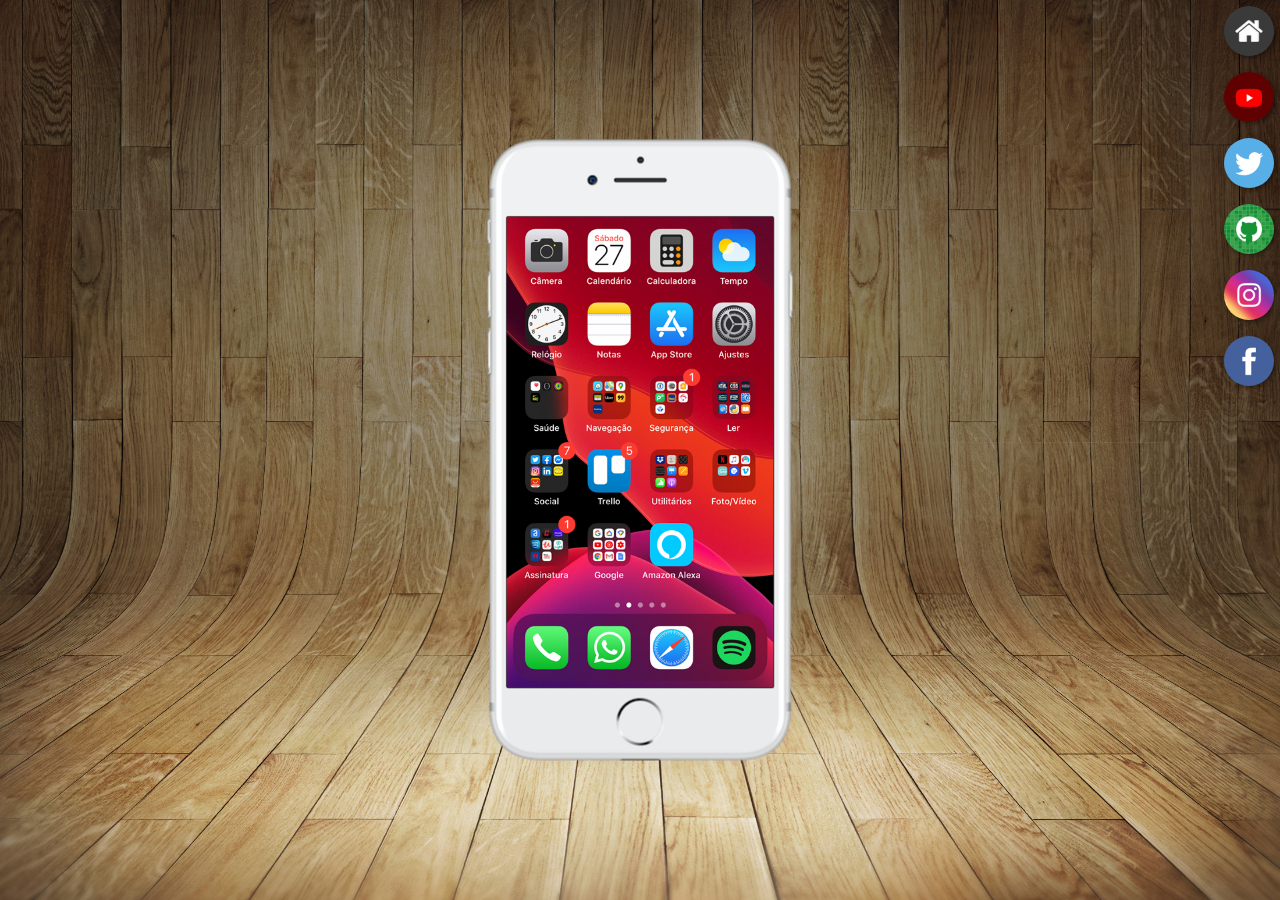
<file: index.html>
<!DOCTYPE html>
<html lang="pt-br">
<head>
    <meta charset="UTF-8">
    <meta name="viewport" content="width=device-width, initial-scale=1.0">
    <link rel="shortcut icon" href="favicon.ico" type="image/x-icon">
    <link rel="stylesheet" href="estilos/style.css">
    <title>Projeto Redes Sociais</title>
</head>
<body>
    <main>
        <section id="telefone">
            <iframe src="home.html" name="tela" id="tela" frameborder="0">
                Seu navegador não é compatível
            </iframe>

        </section>
        <section id="redes-sociais">
            <a href="home.html" target="tela"><img src="imagens/logo-home.jpg" alt="Home"></a><br>
            <a href="youtube.html" target="tela"><img src="imagens/logo-youtube.jpg" alt="YouTube"></a><br>
            <a href="twitter.html" target="tela"><img src="imagens/logo-twitter.jpg" alt="Twitter"></a><br>
            <a href="github.html" target="tela"><img src="imagens/logo-github.jpg" alt="GitHub"></a><br>
            <a href="instagram.html" target="tela"><img src="imagens/logo-instagram.jpg" alt="Instagram"></a><br>
            <a href="facebook.html" target="tela"><img src="imagens/logo-facebook.jpg" alt="Facebook"></a>

        </section>
    </main>
    
</body>
</html>
</file>
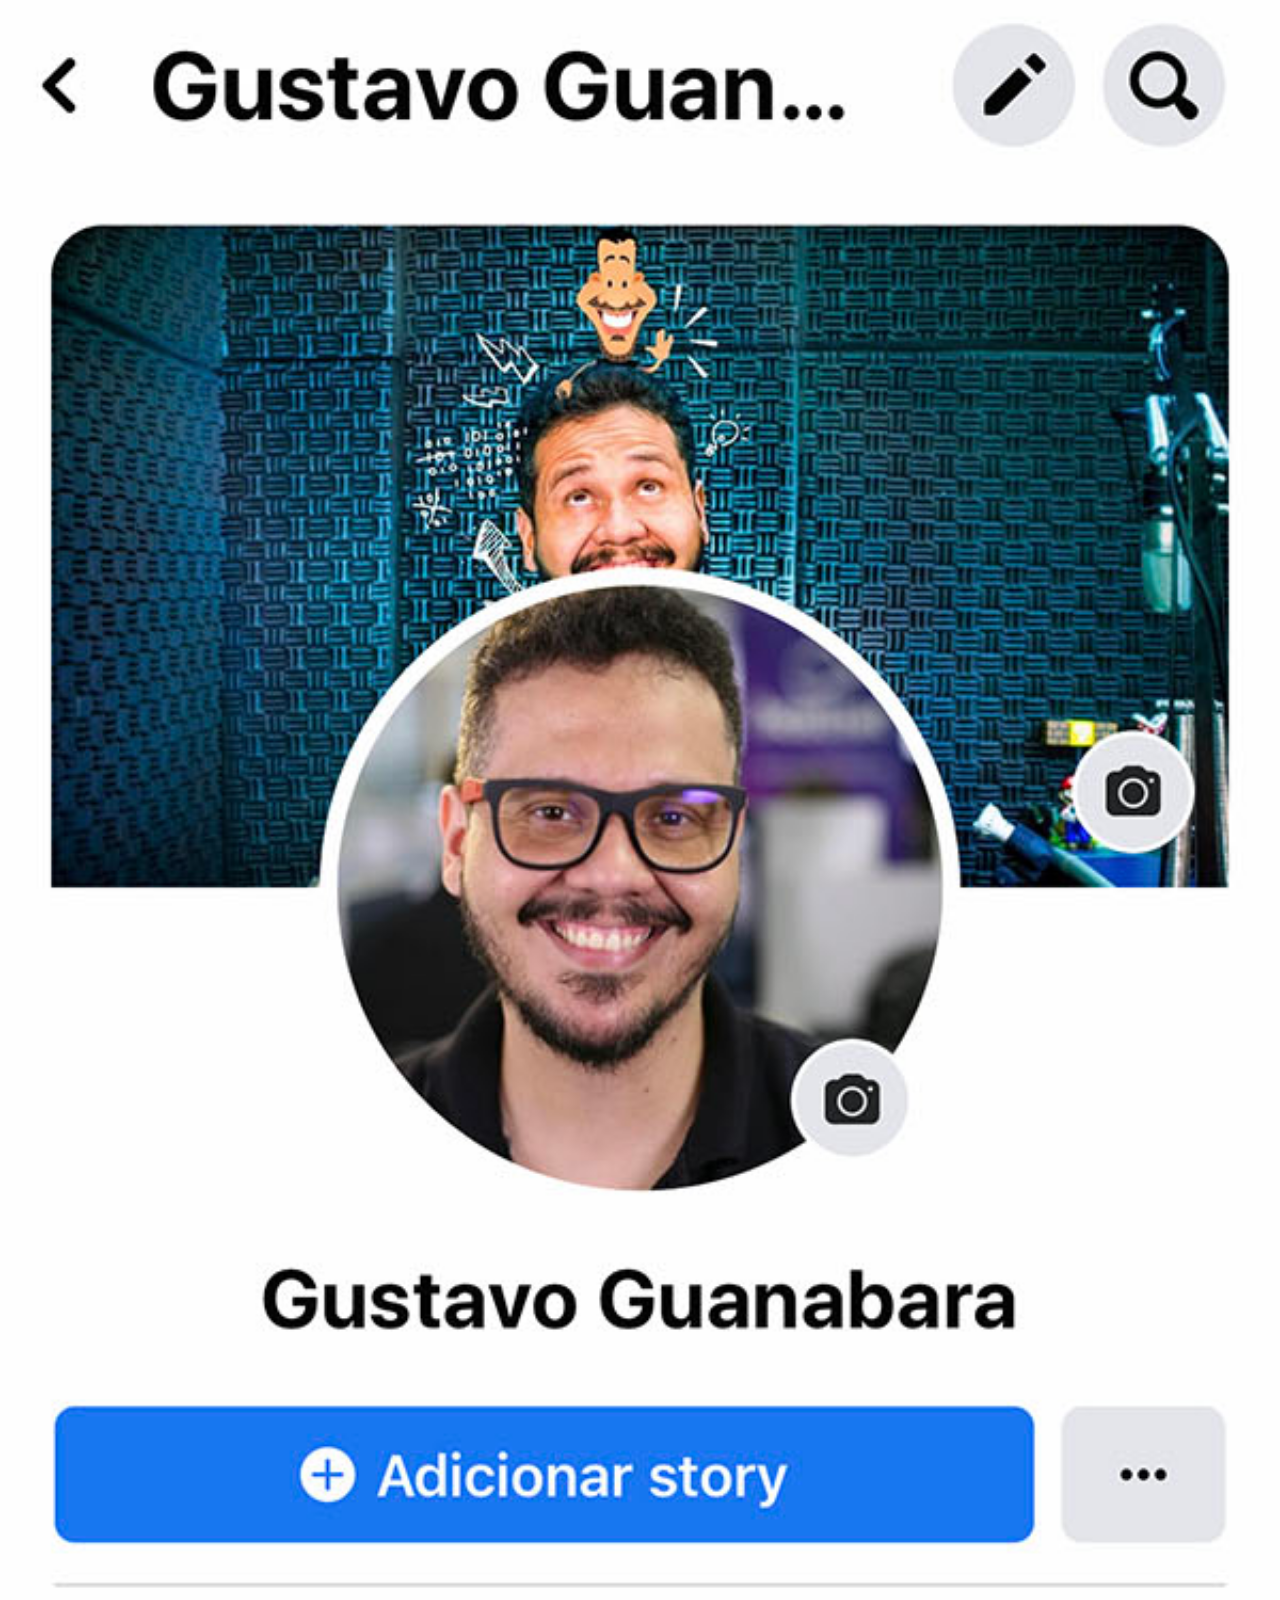
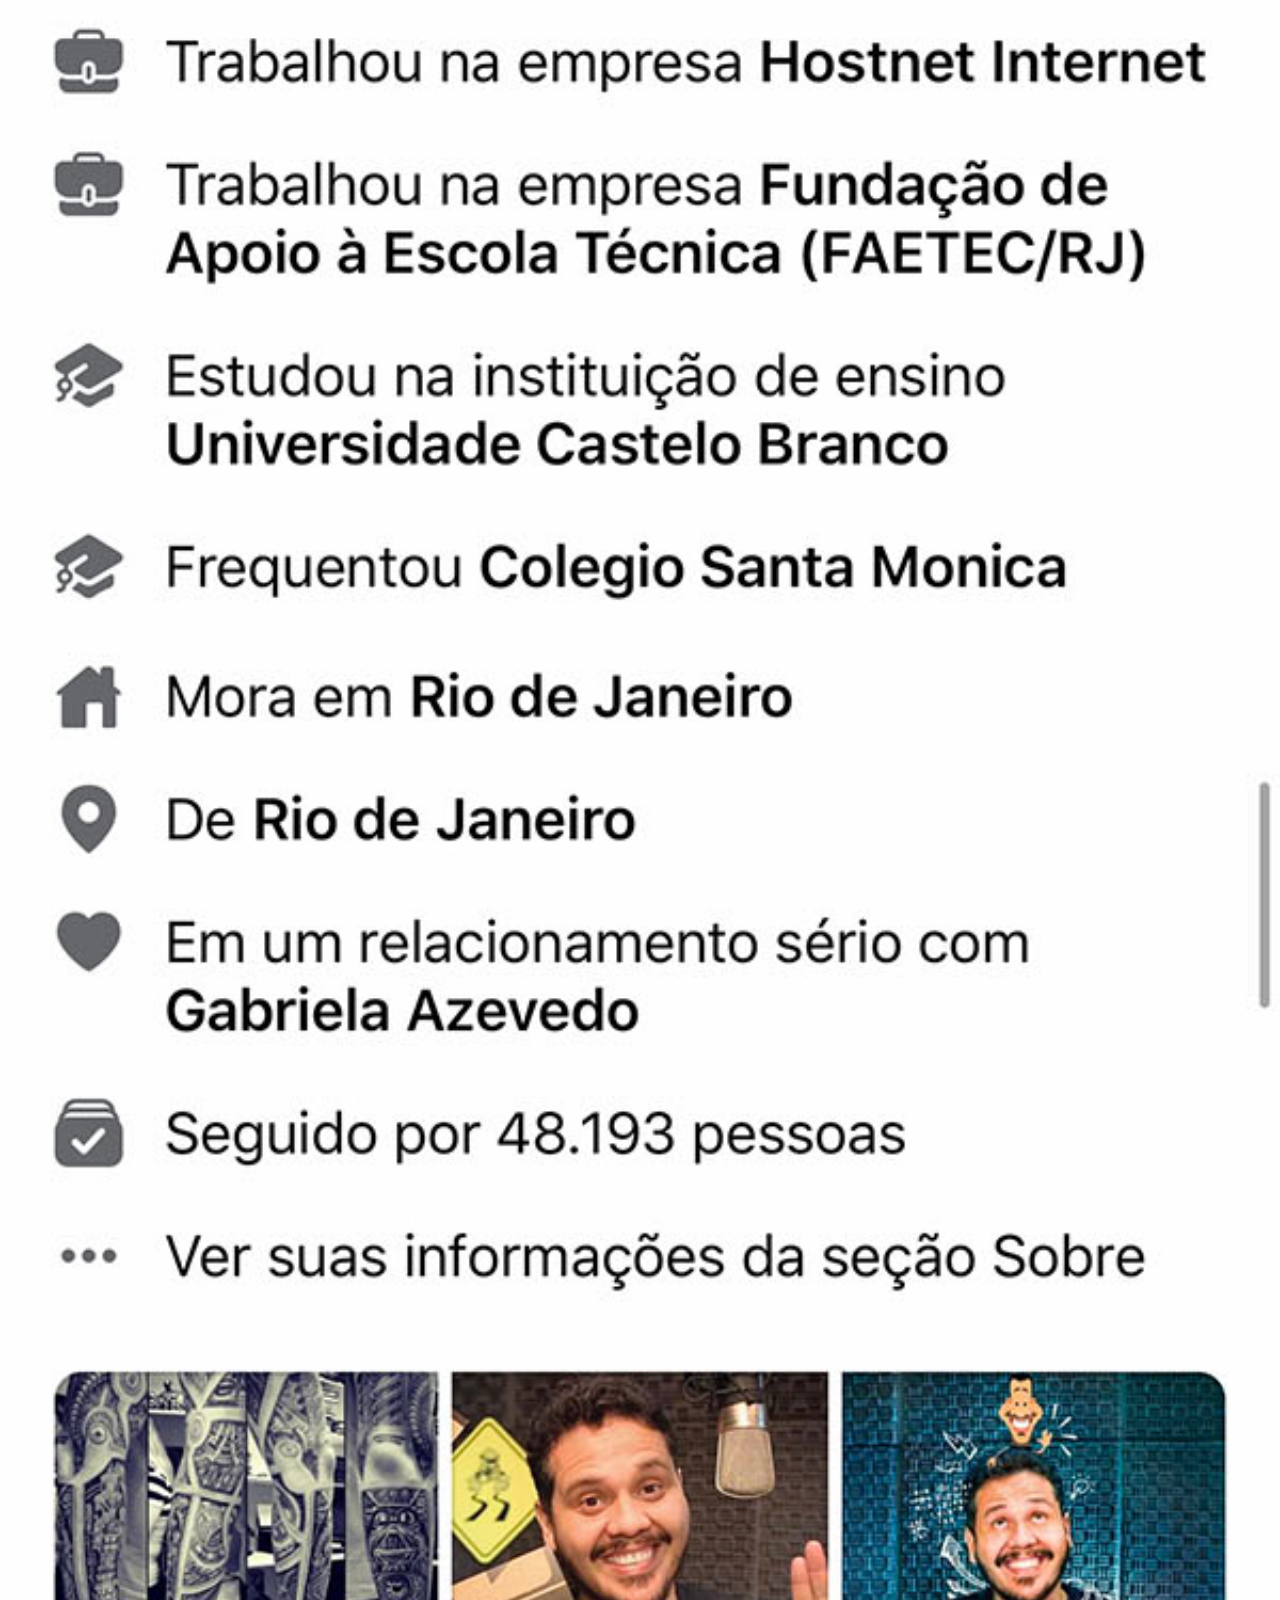
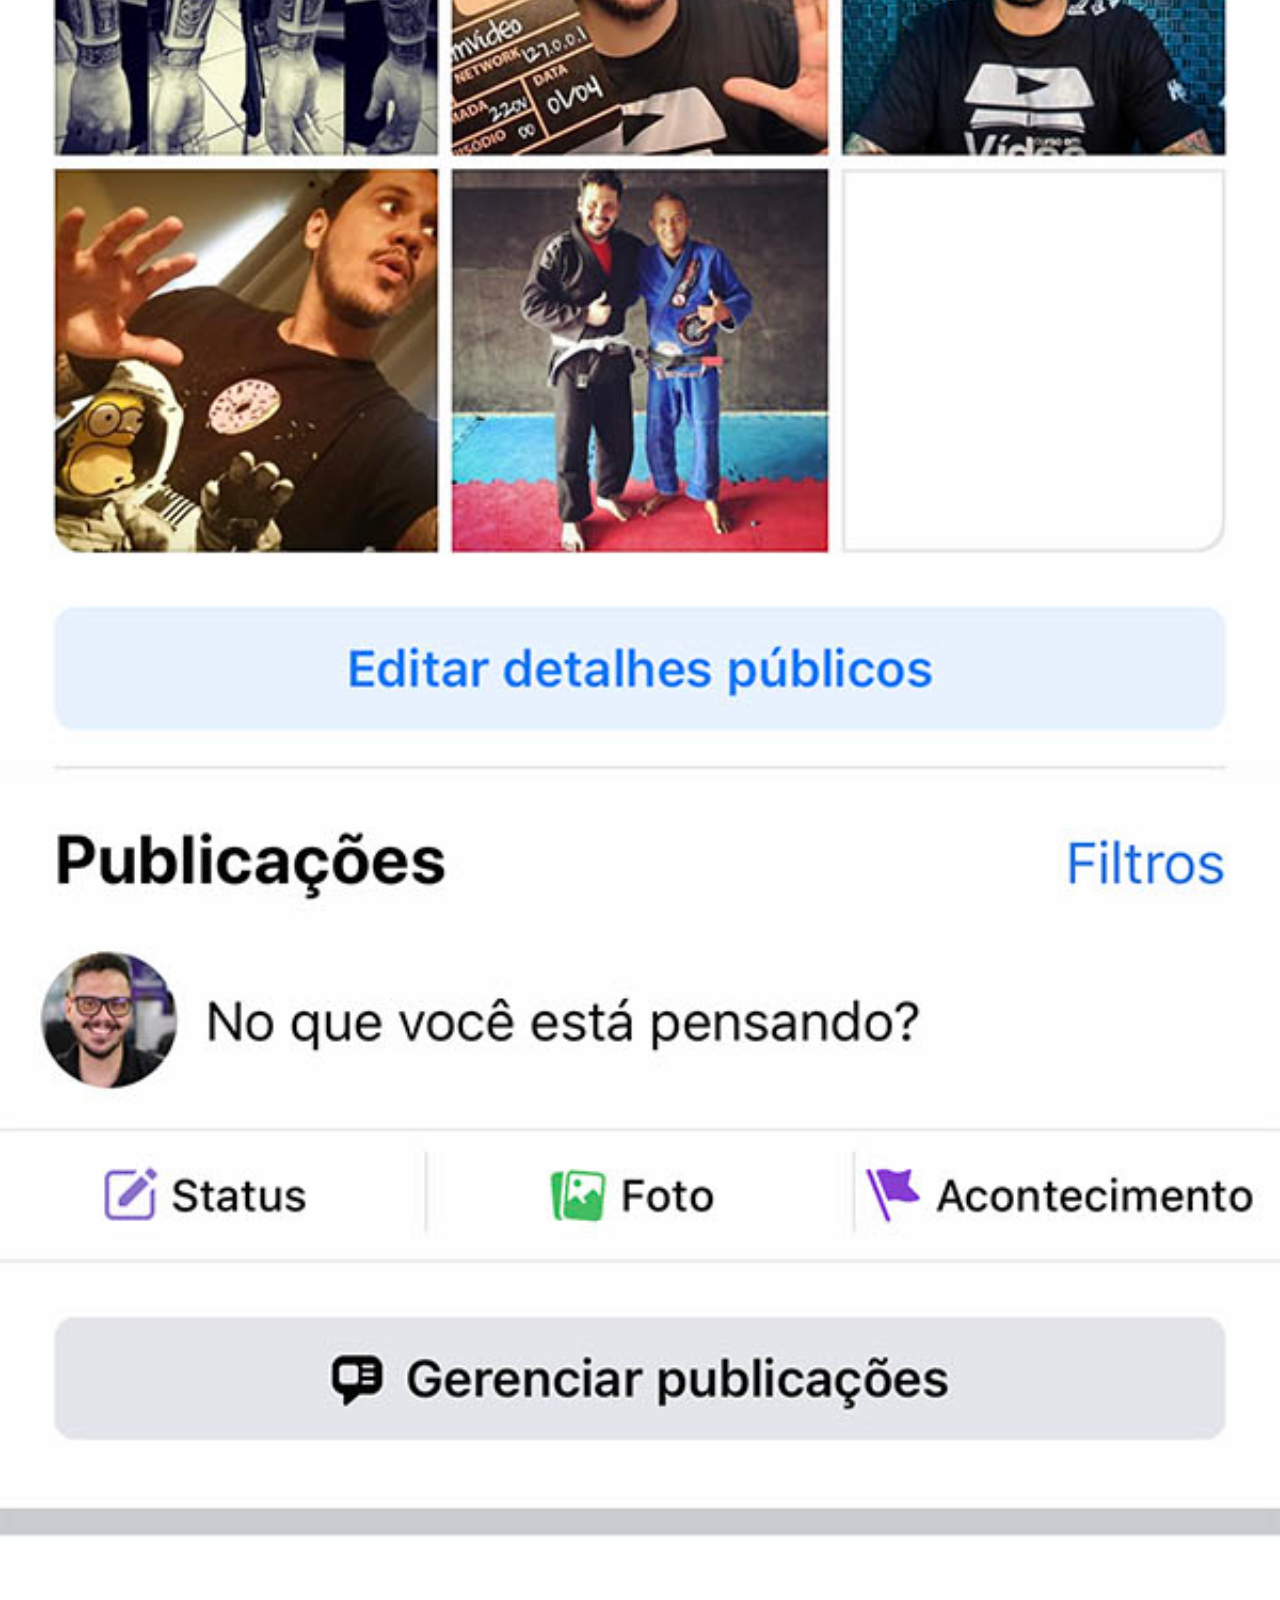
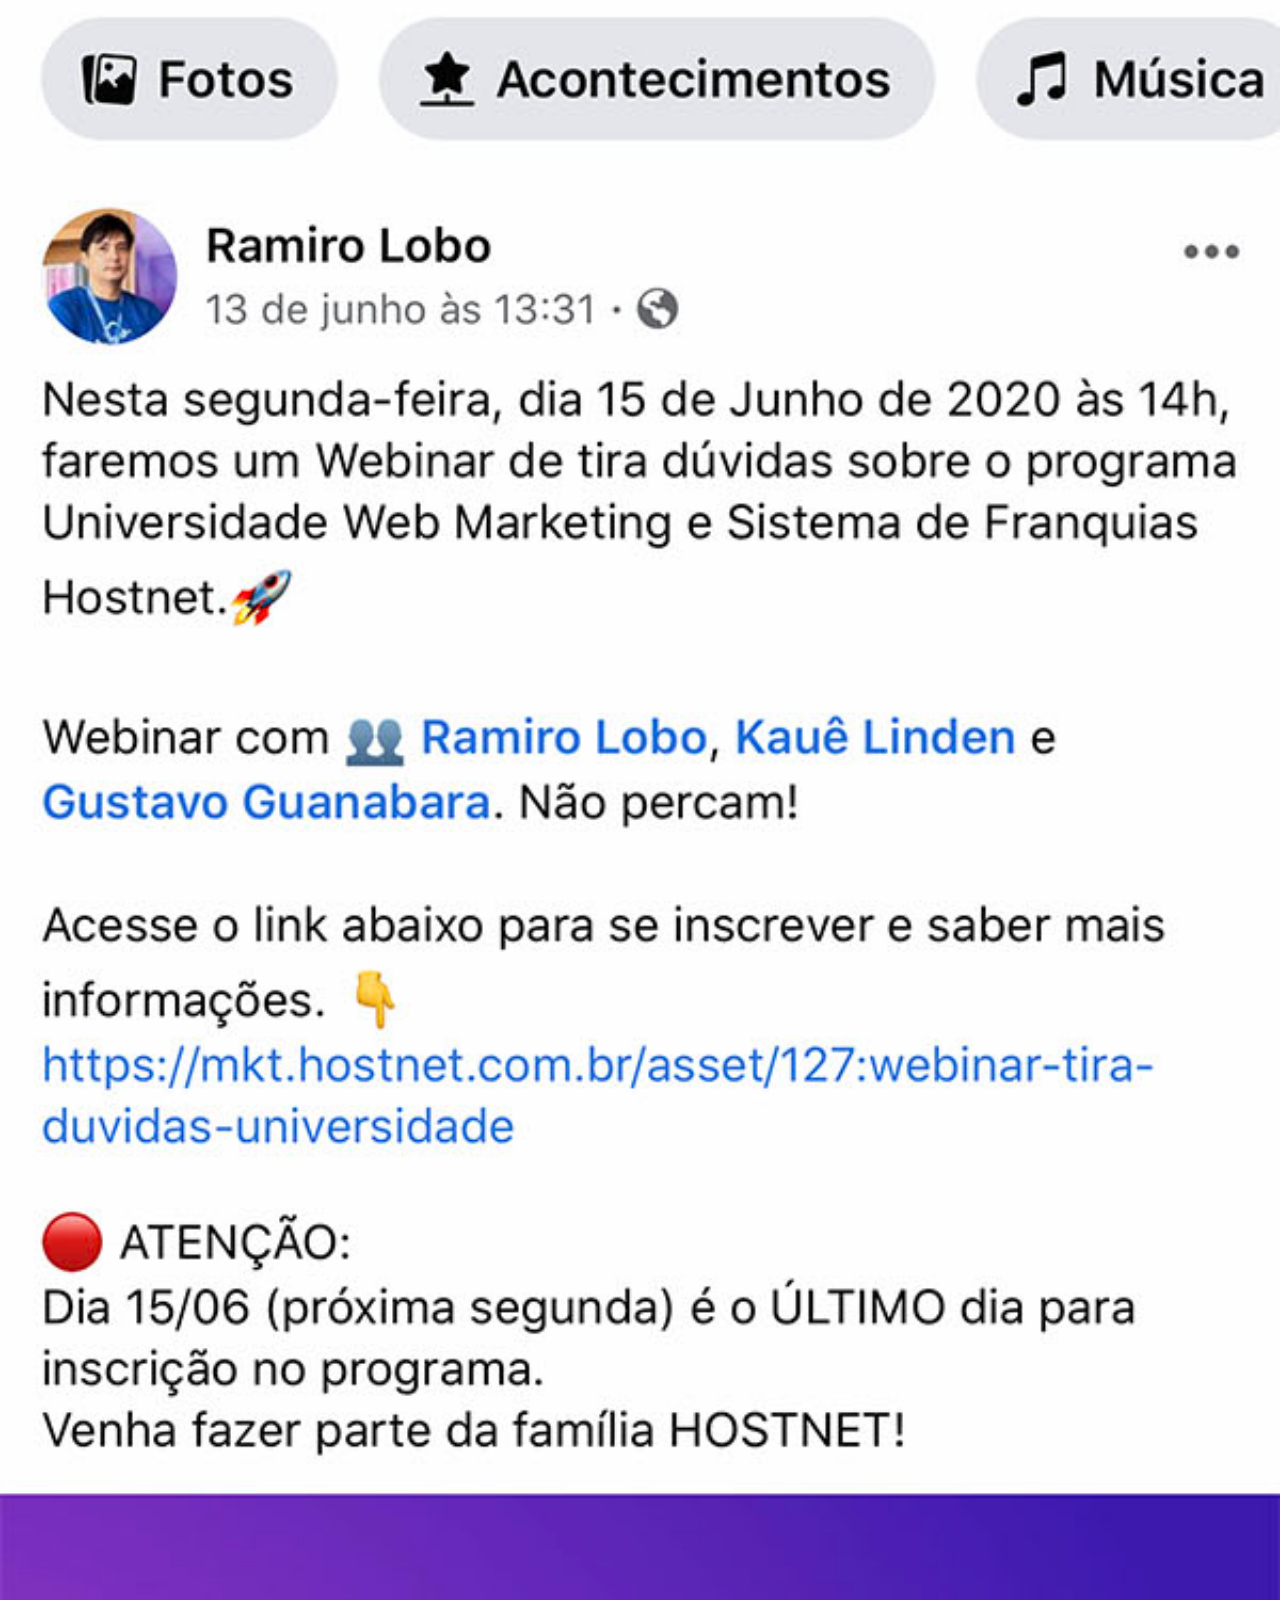
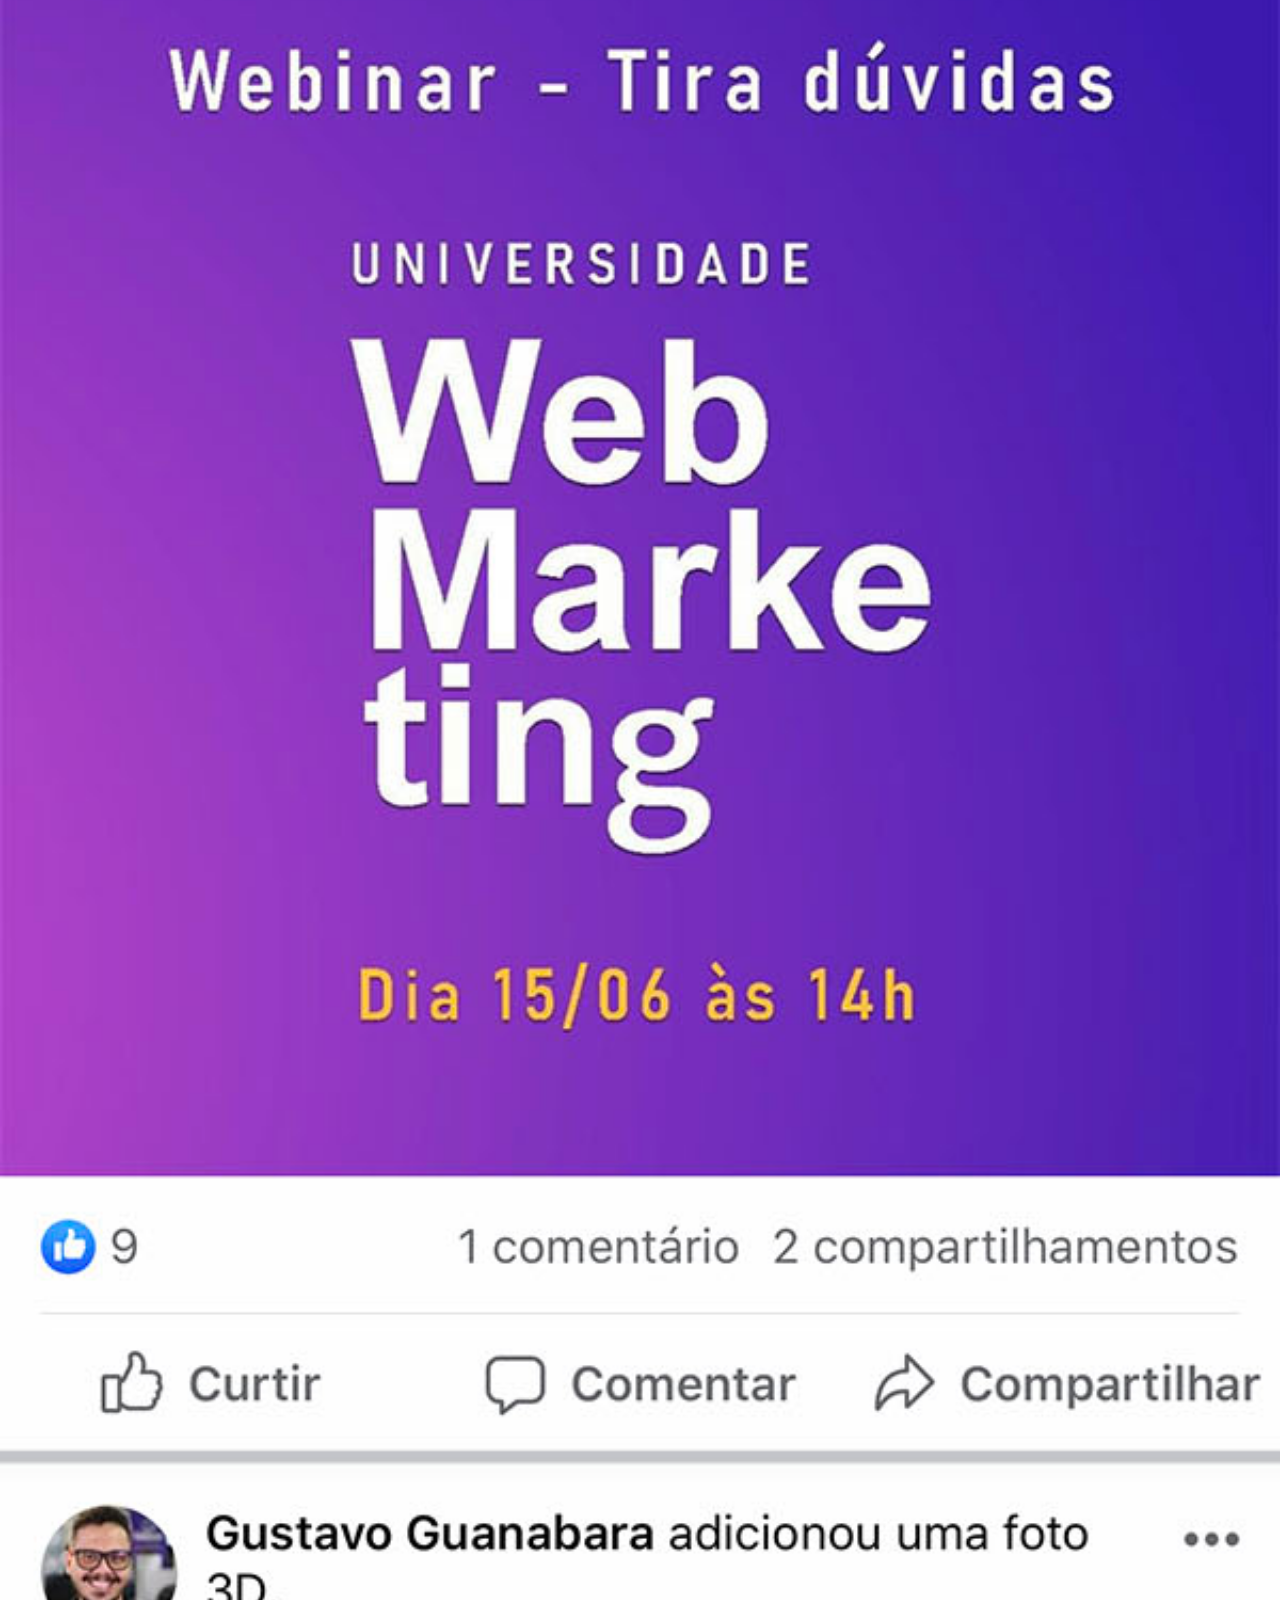
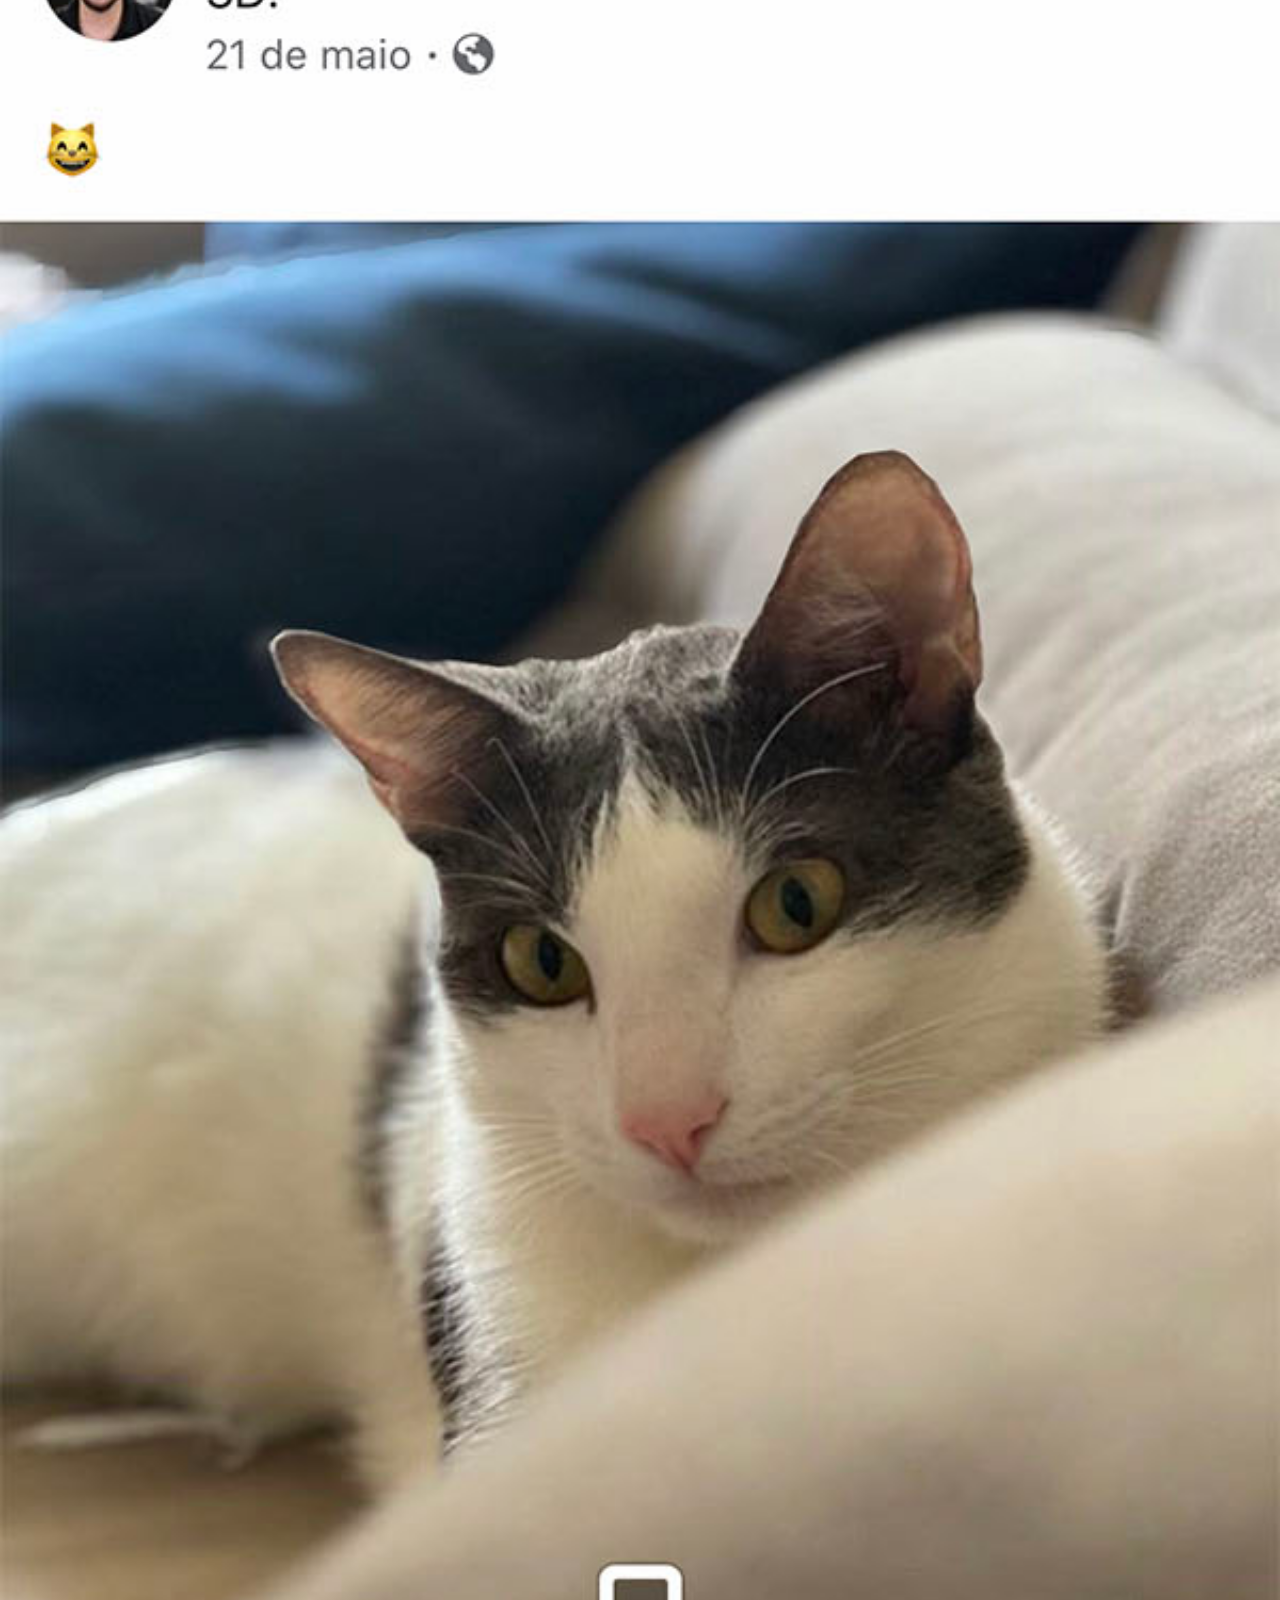
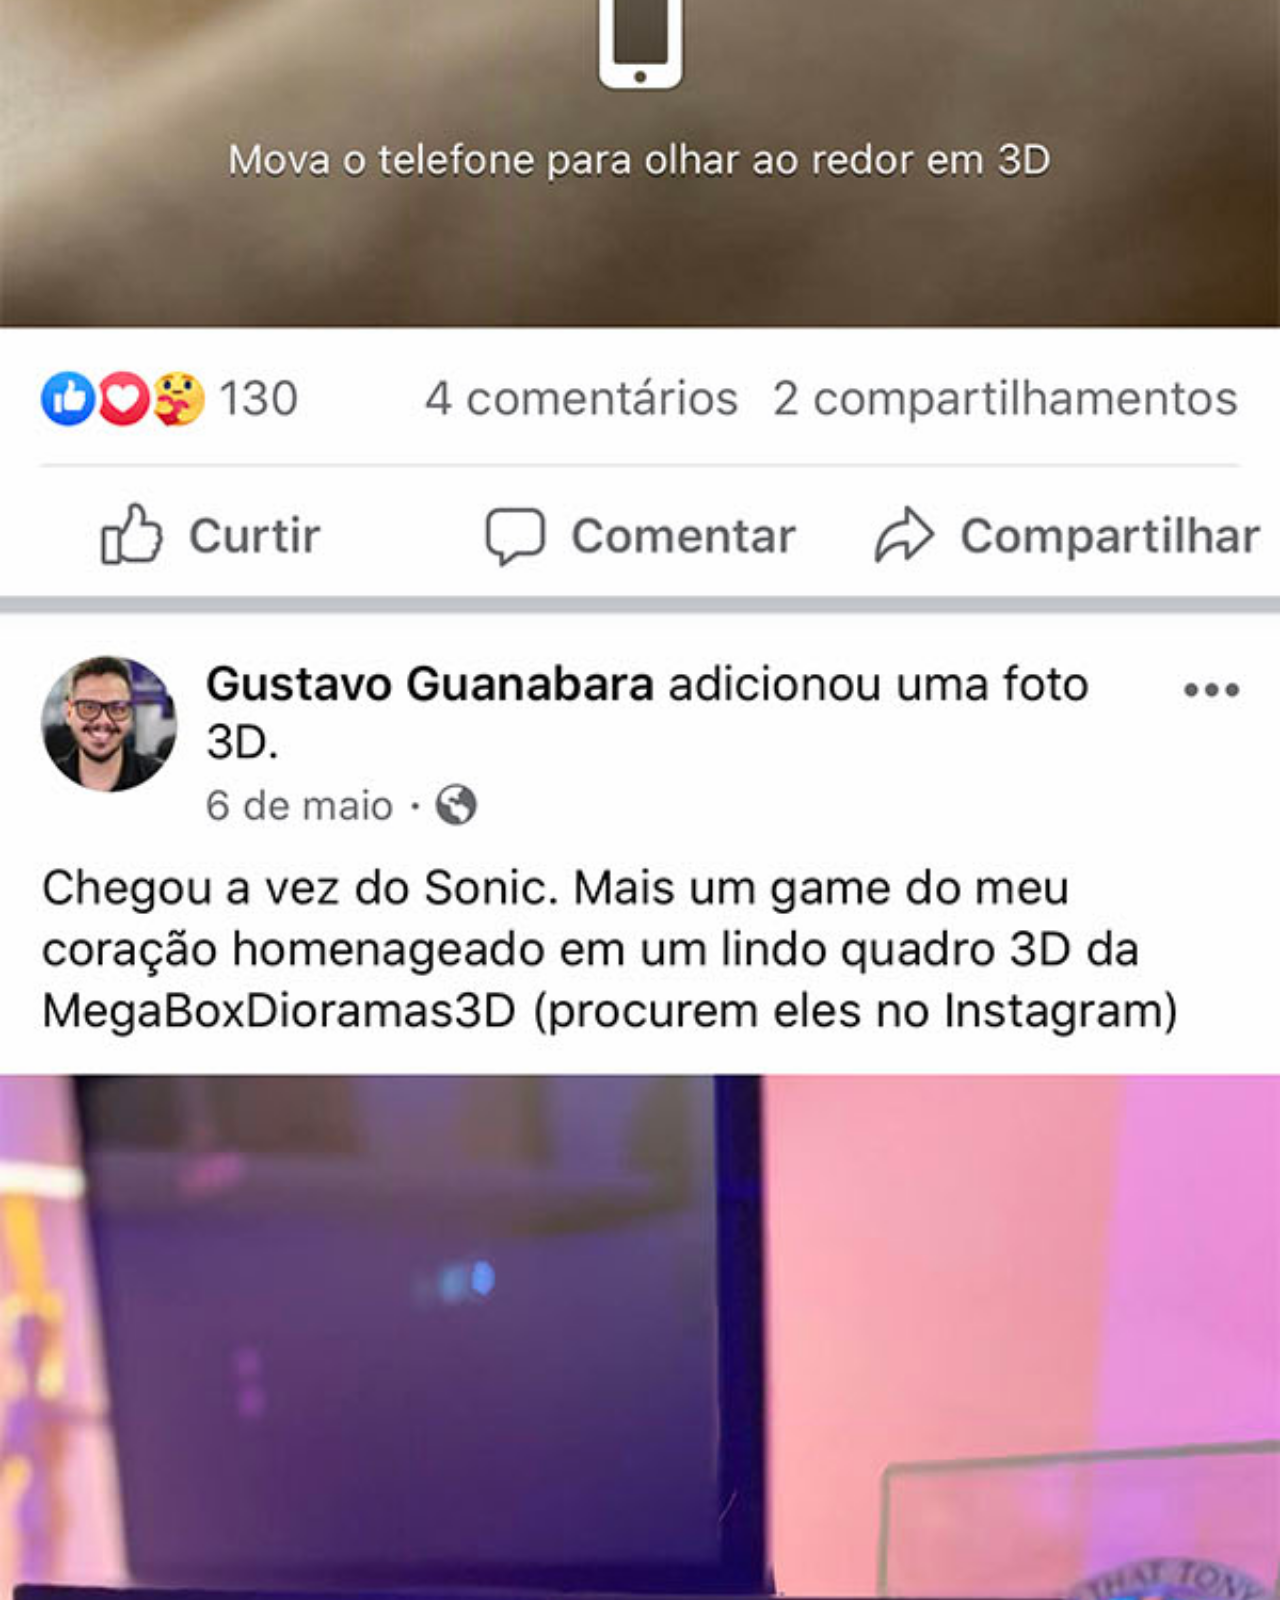
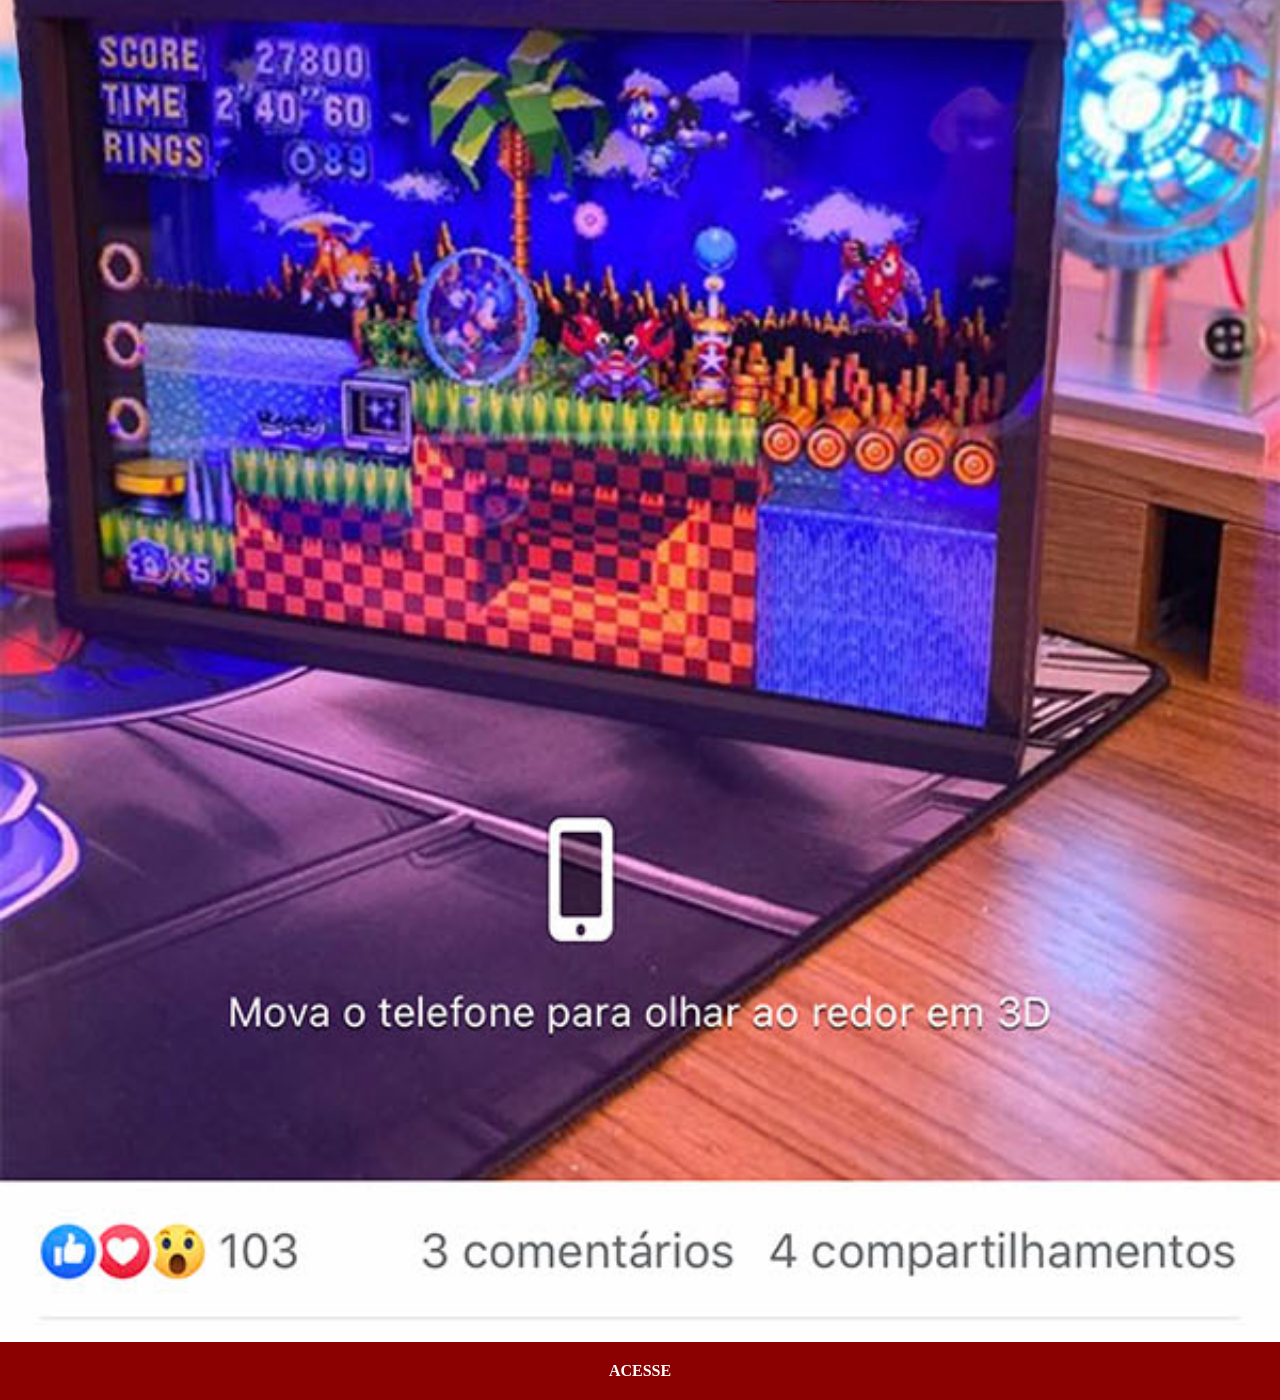
<file: facebook.html>
<!DOCTYPE html>
<html lang="pt-br">
<head>
    <meta charset="UTF-8">
    <meta name="viewport" content="width=device-width, initial-scale=1.0">
    <title>Facebook</title>
    <link rel="stylesheet" href="estilos/social.css">
</head>
<body>
    <img src="imagens/tela-facebook.jpg" alt="Facebook">
    <a href="https://www.facebook.com/gustavoguanabara/?locale=pt_BR" target="_blank">ACESSE</a>    
</body>
</html>
</file>
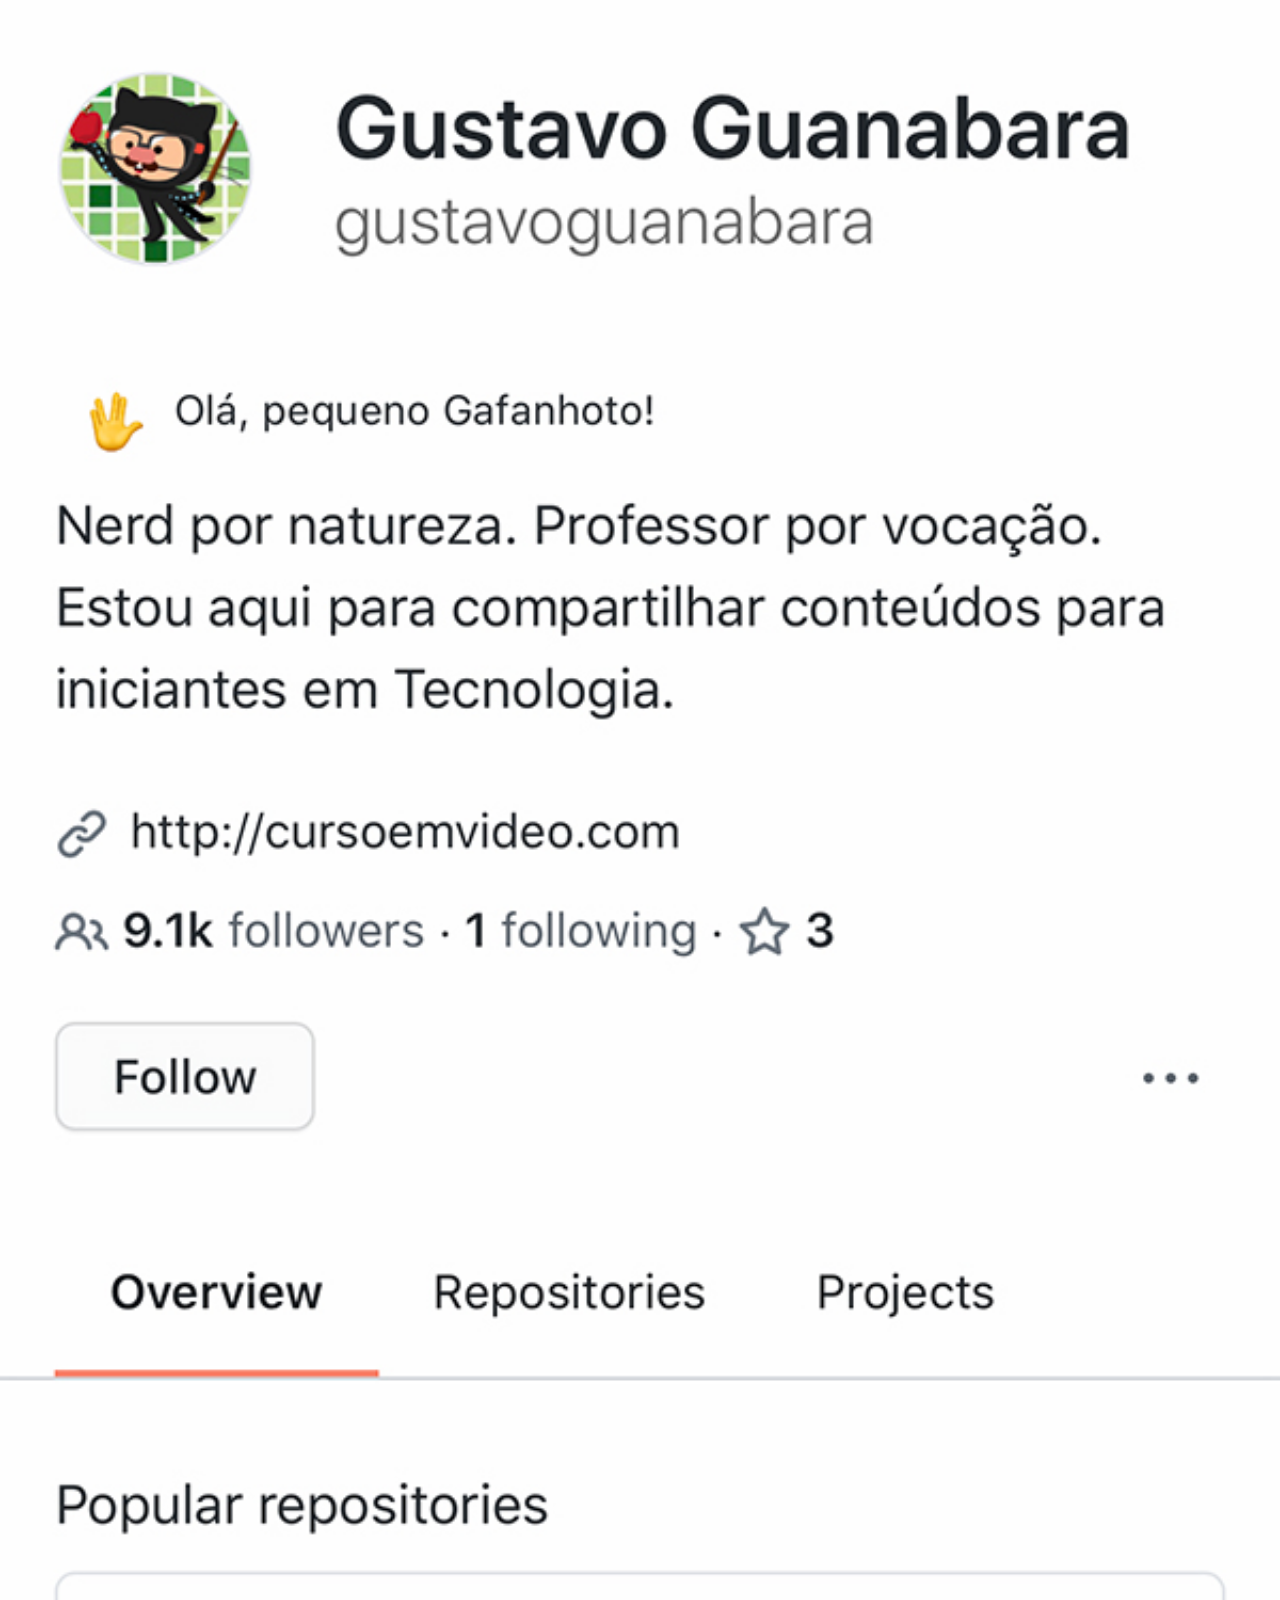
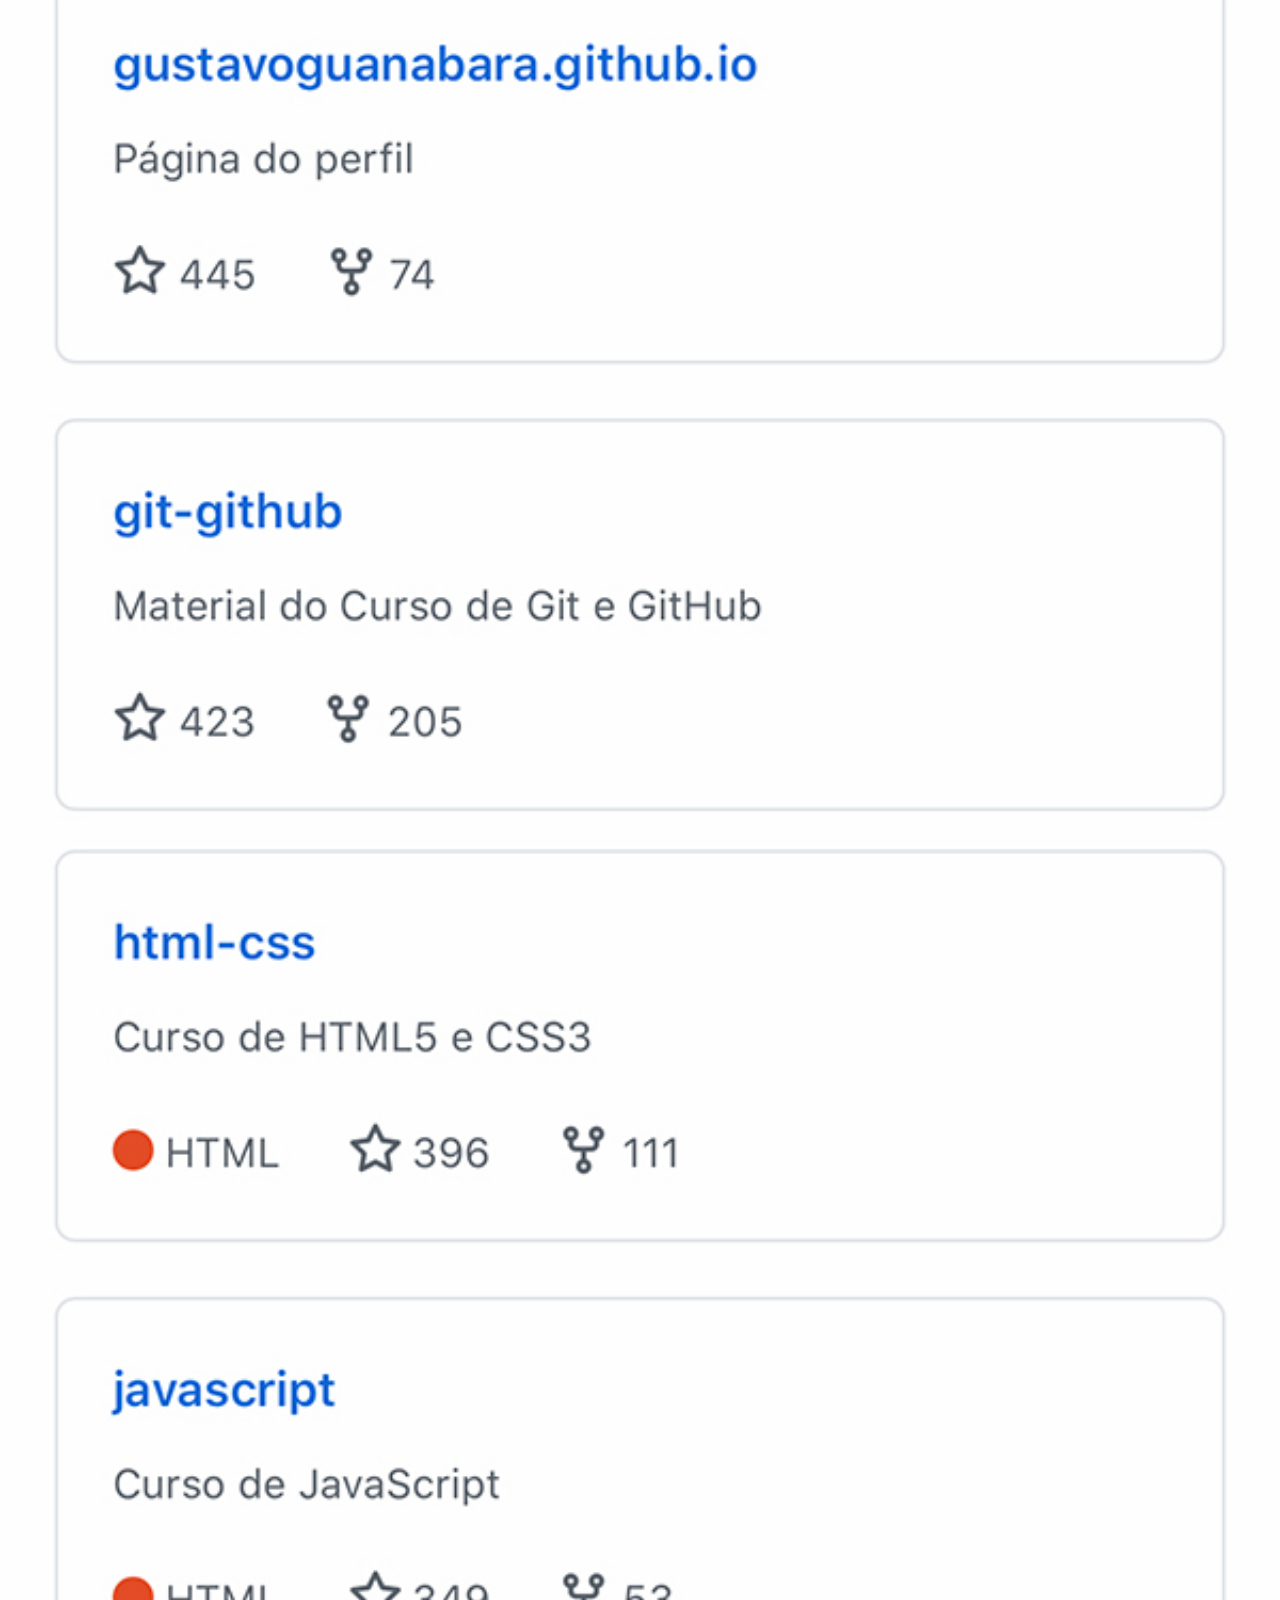
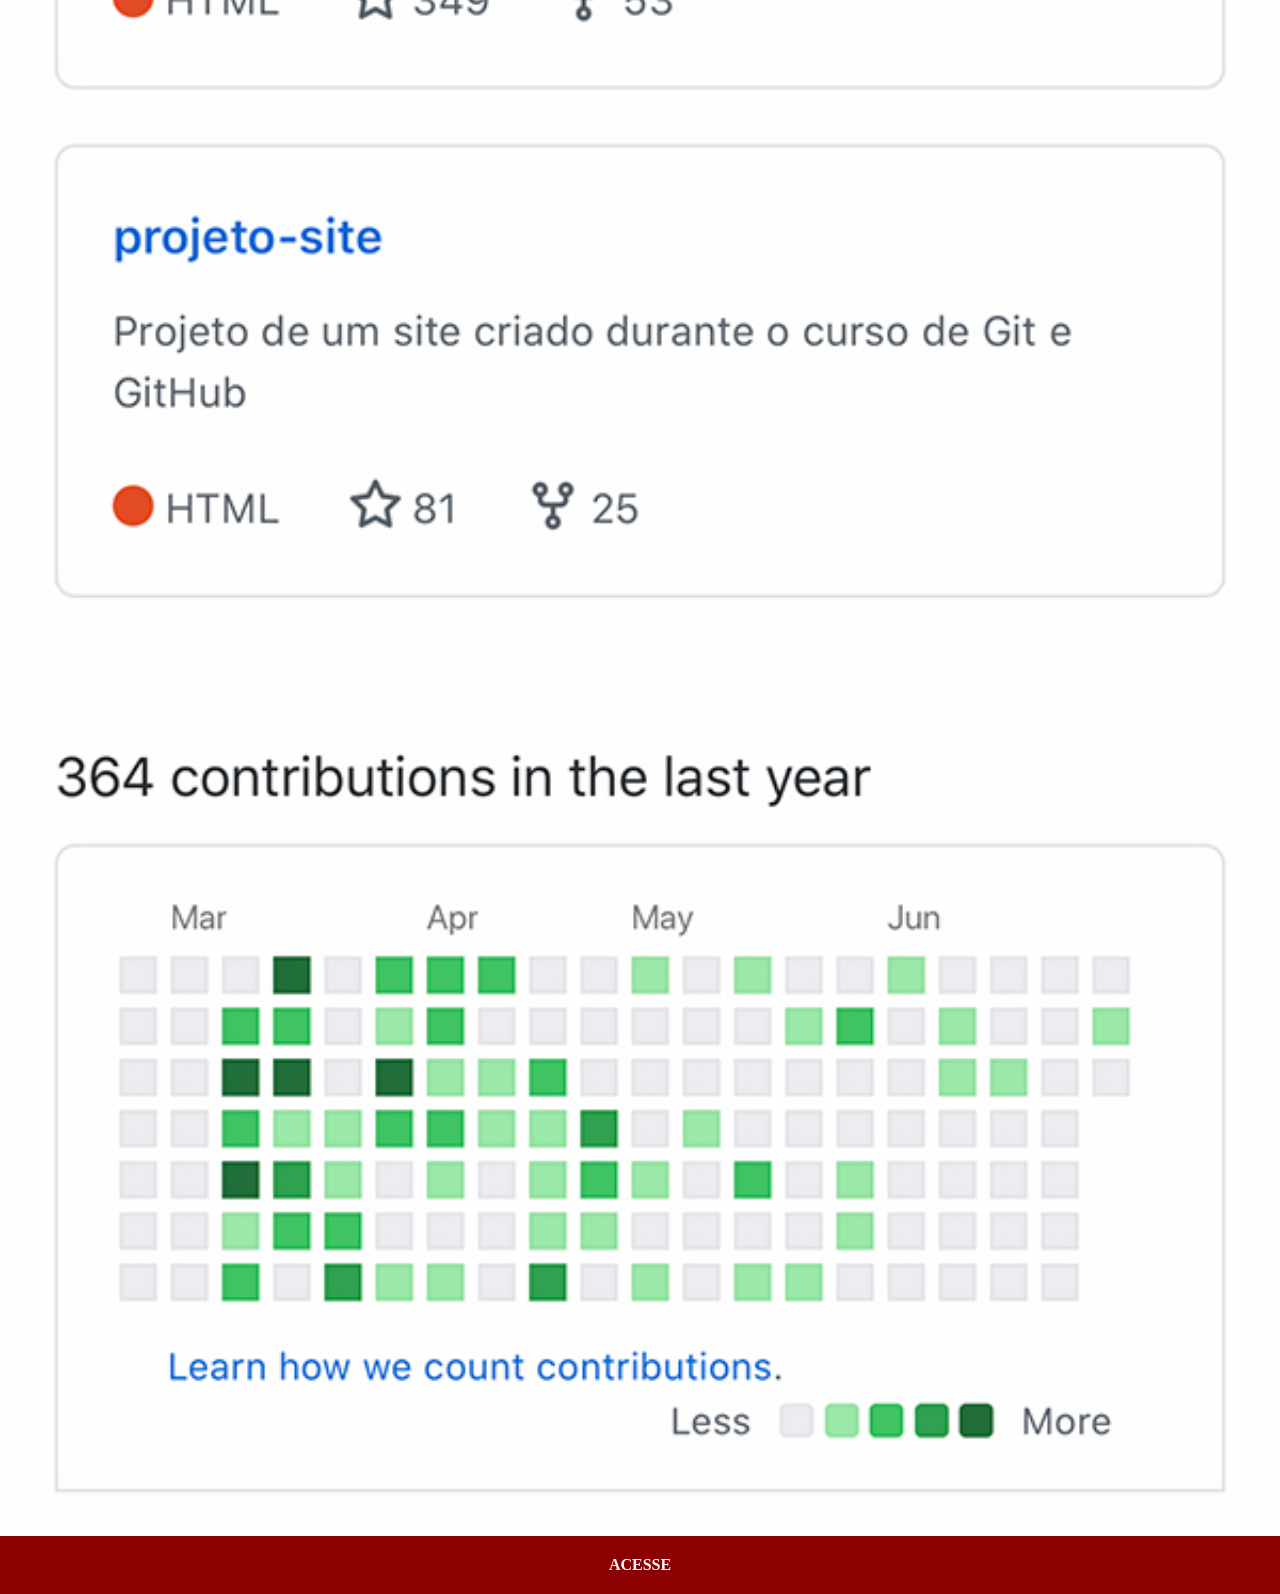
<file: github.html>
<!DOCTYPE html>
<html lang="pt-br">
<head>
    <meta charset="UTF-8">
    <meta name="viewport" content="width=device-width, initial-scale=1.0">
    <title>Github</title>
    <link rel="stylesheet" href="estilos/social.css">
</head>
<body>
    <img src="imagens/tela-github.jpg" alt="Github">
    <a href="https://github.com/gustavoguanabara" target="_blank">ACESSE</a>
</body>
</html>
</file>
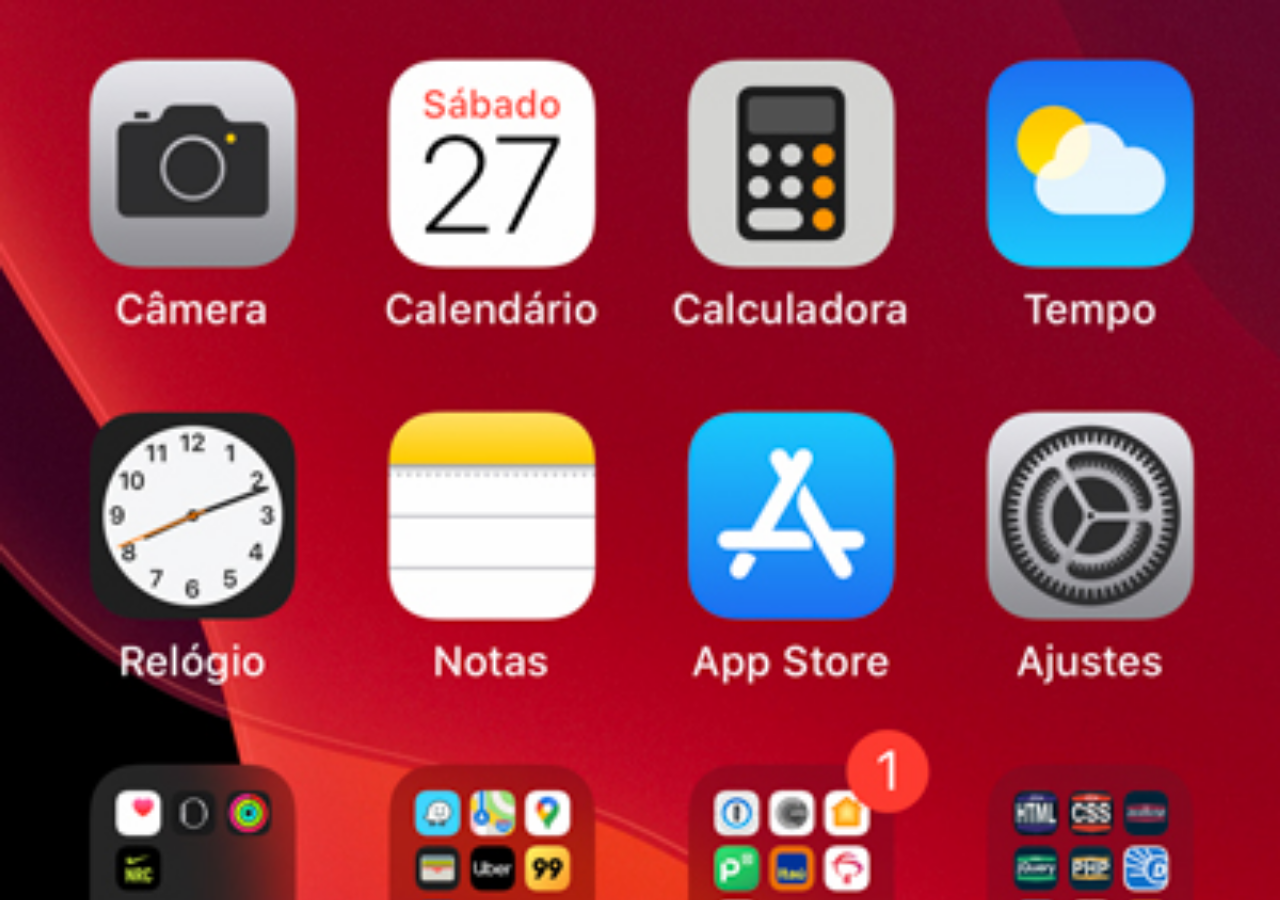
<file: home.html>
<!DOCTYPE html>
<html lang="pt-br">
<head>
    <meta charset="UTF-8">
    <meta name="viewport" content="width=device-width, initial-scale=1.0">
    <title>Home</title>
</head>
<style>
    * {
        margin: 0px;
        padding: 0px;
    }

    body {
        width: 100vw;
        height: 100vh;
        background: black url(imagens/tela-home.jpg) no-repeat top center;
        background-size: cover;
    }
</style>
<body>
    
</body>
</html>
</file>
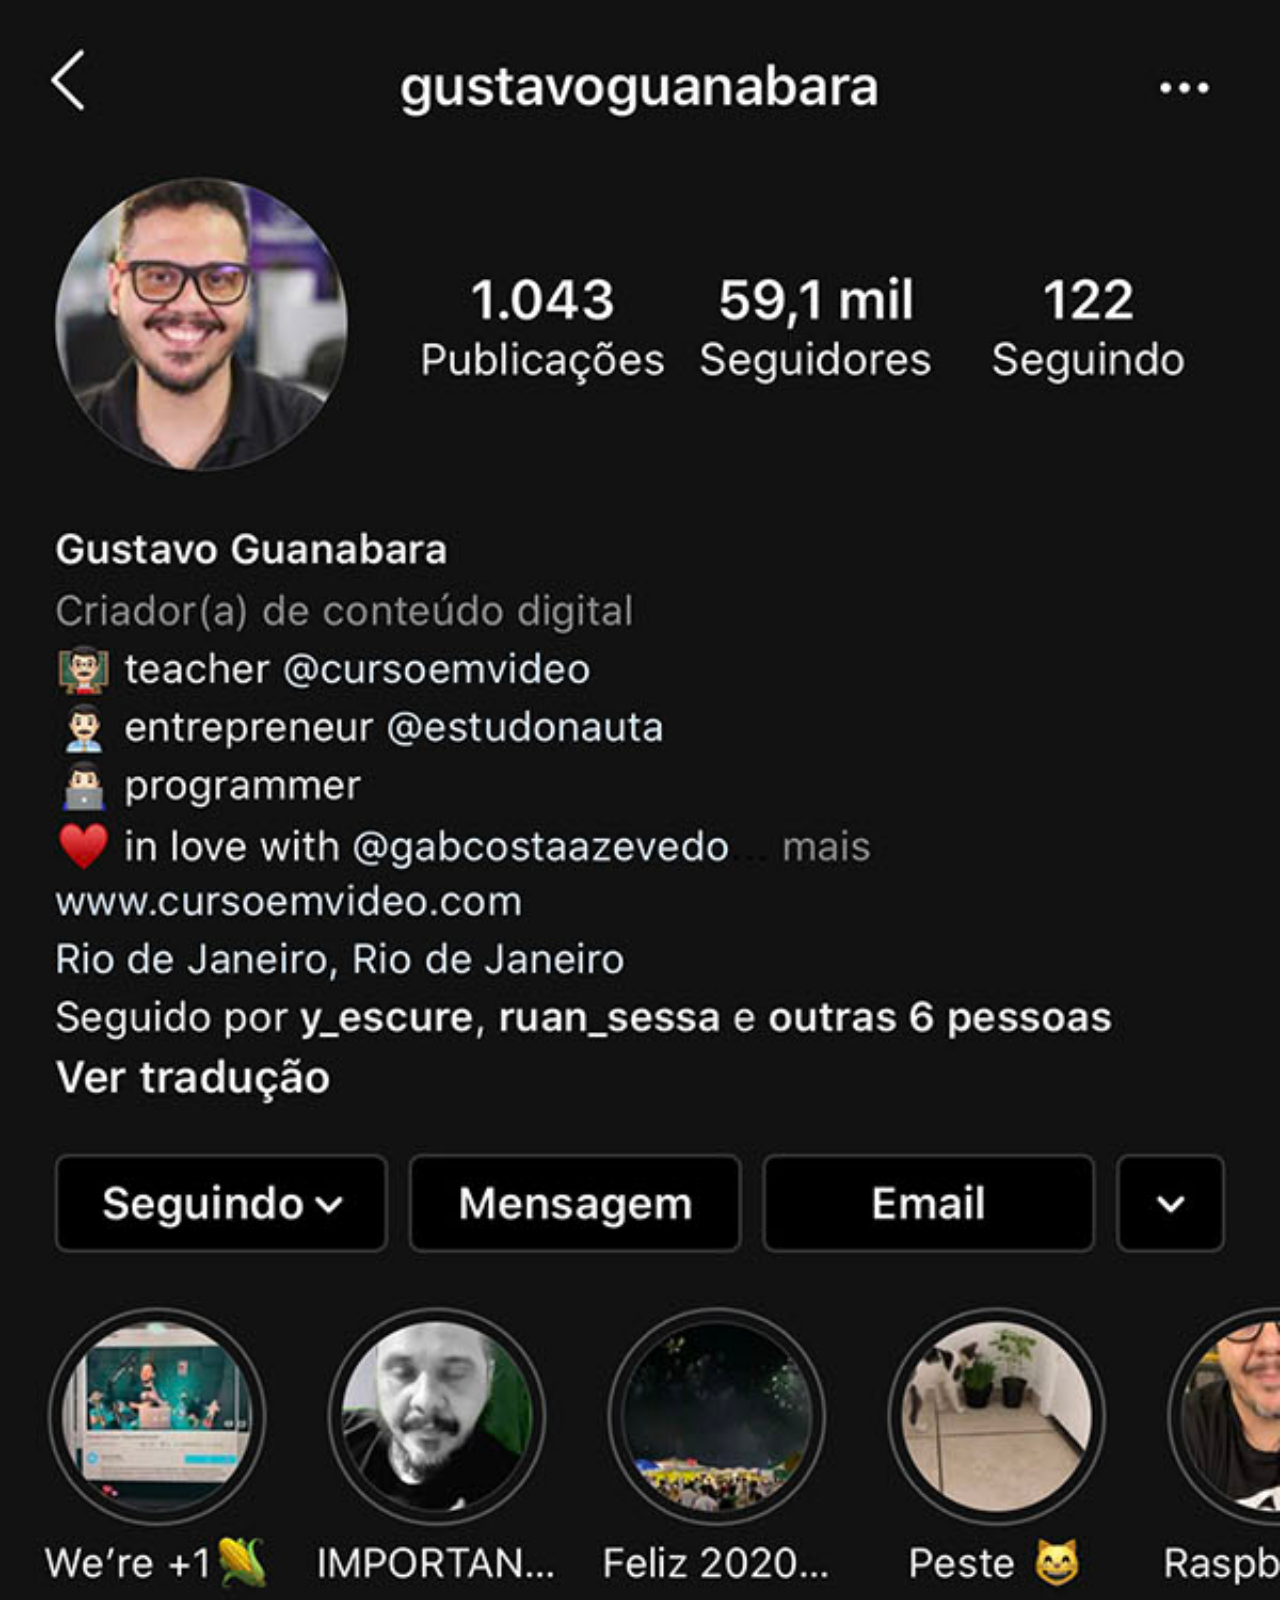
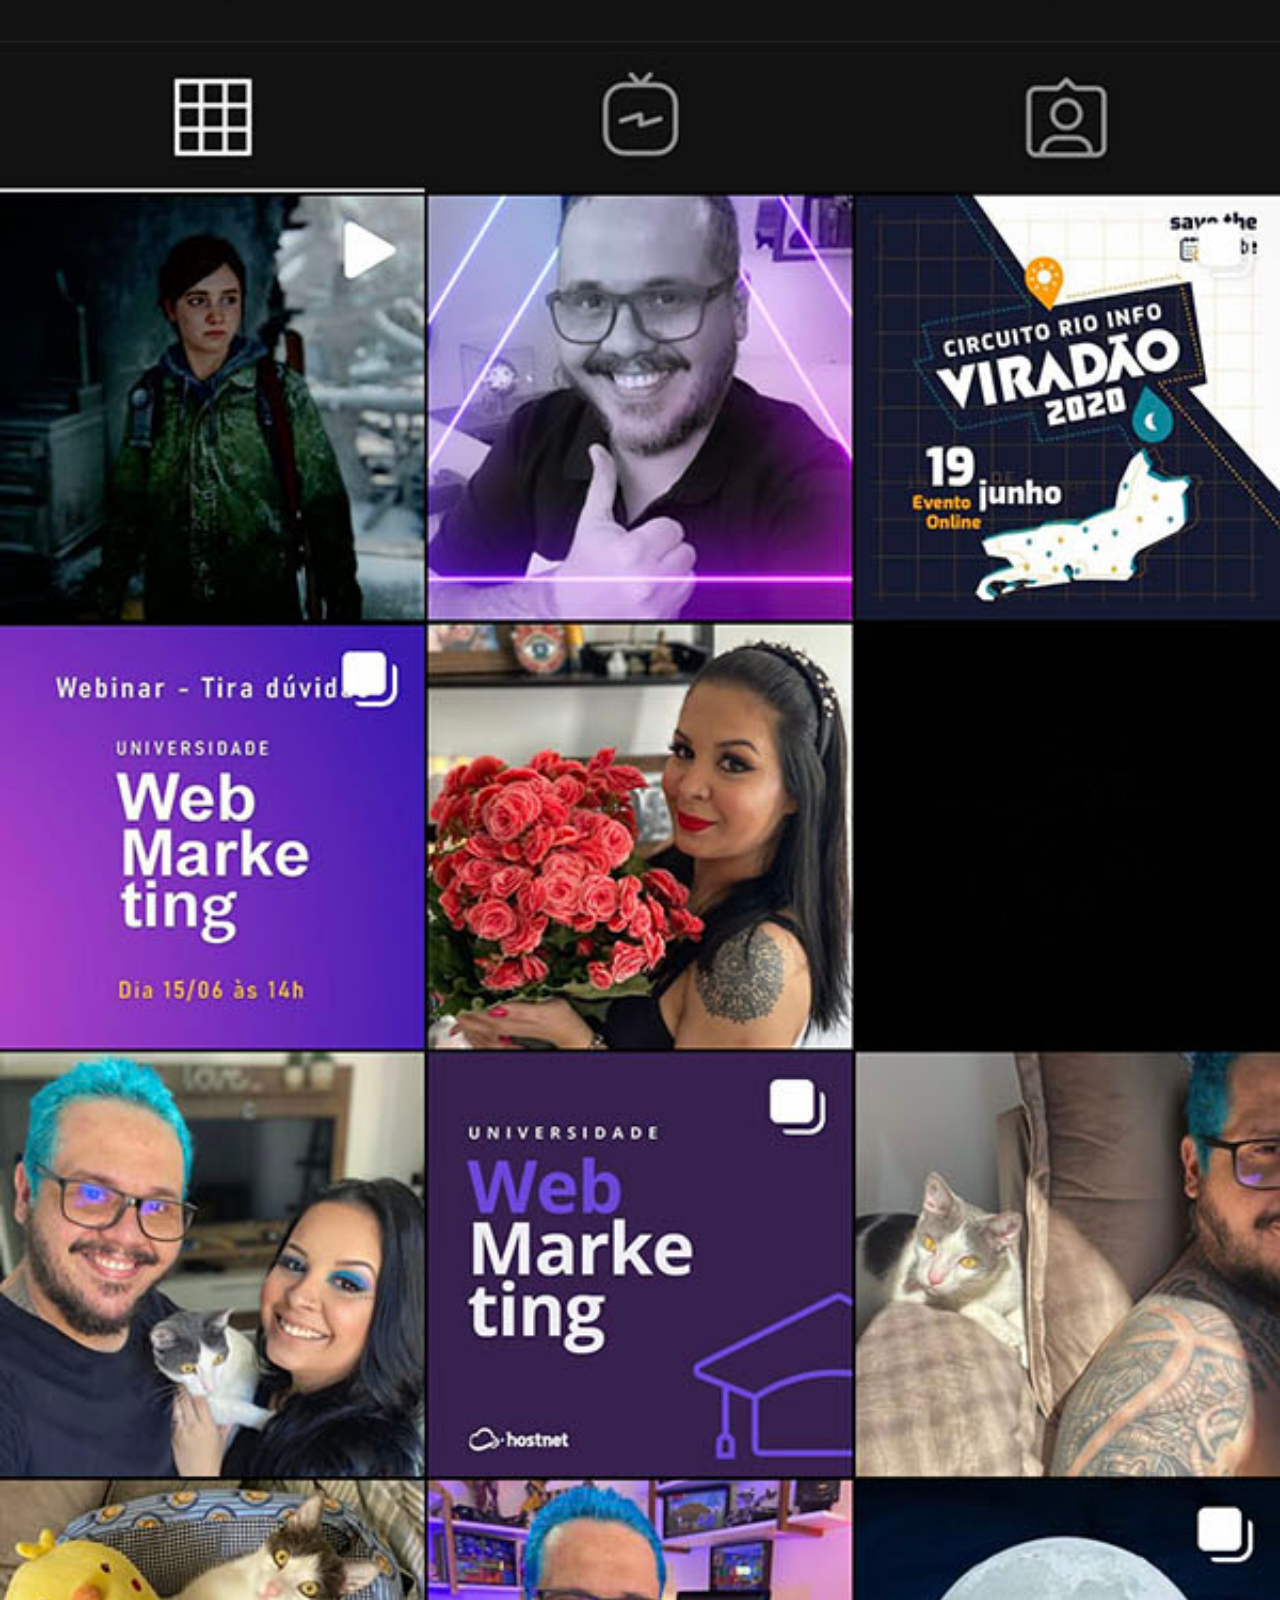
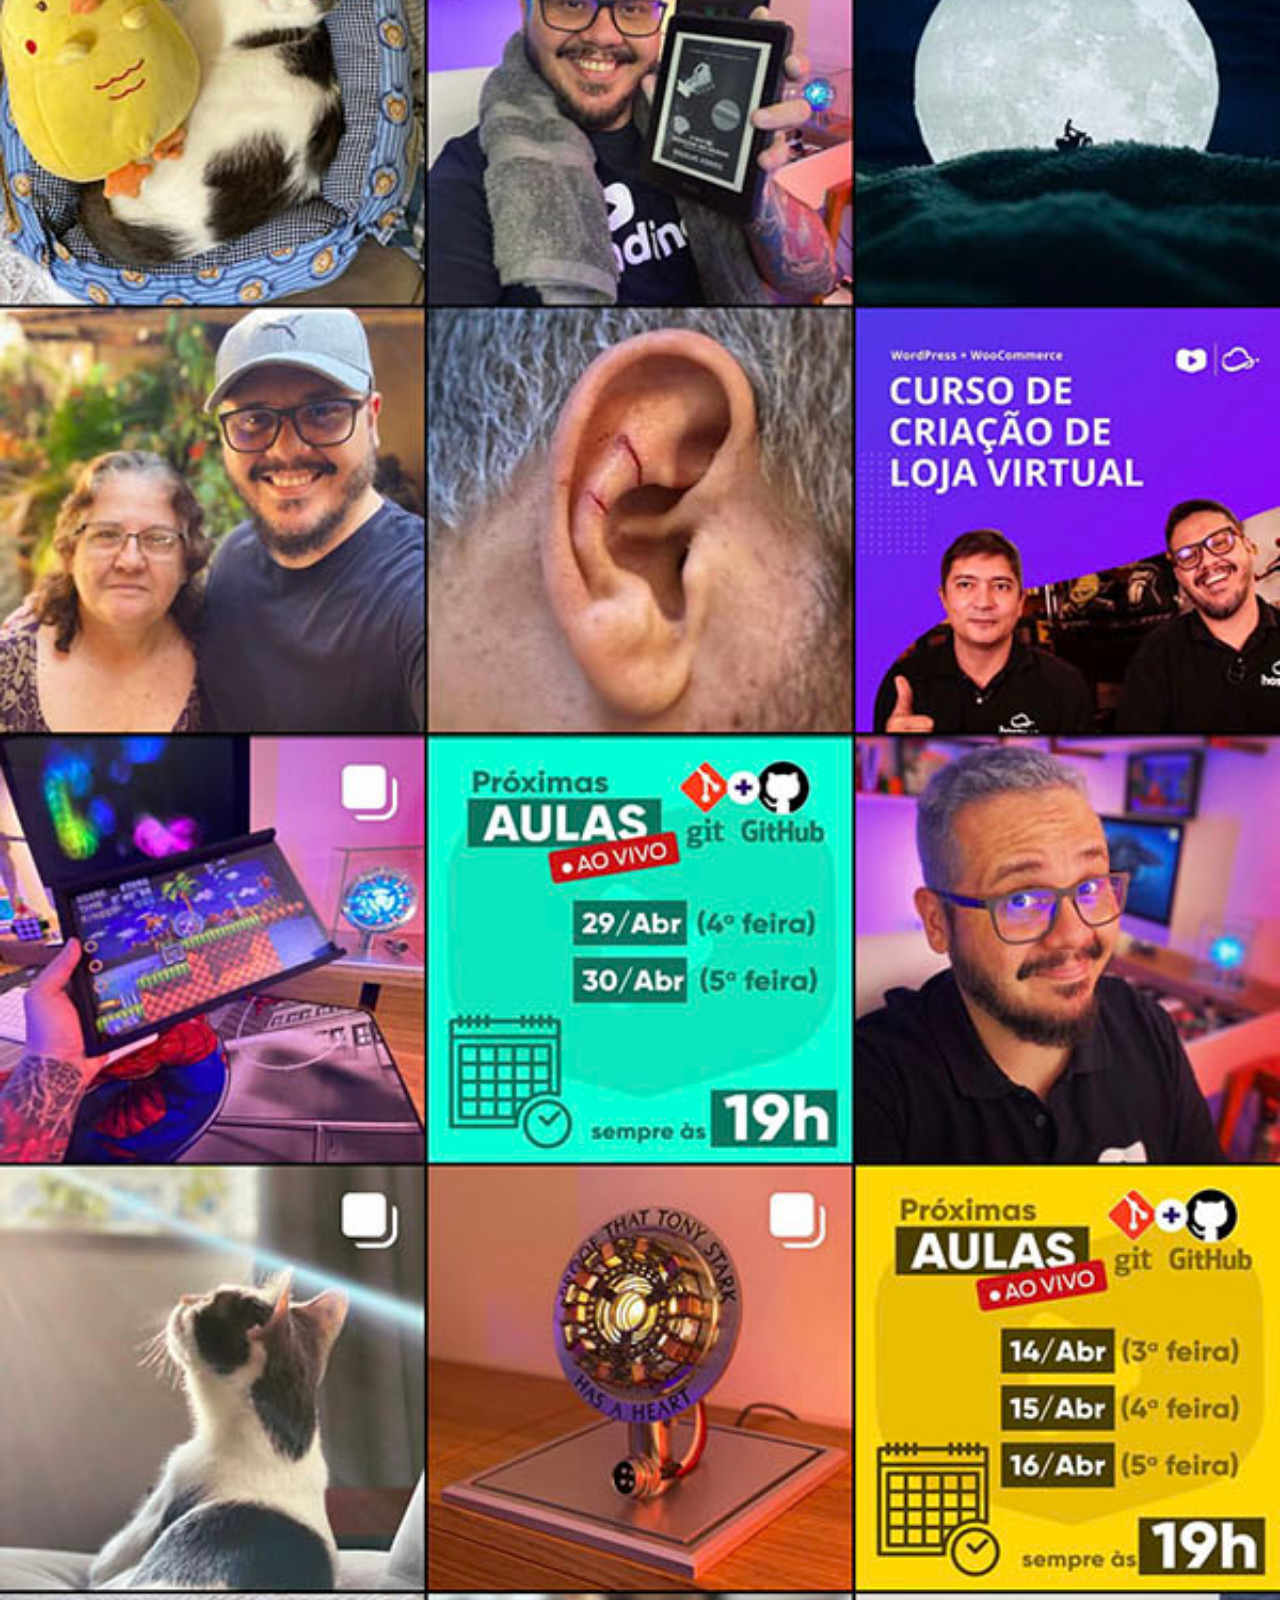
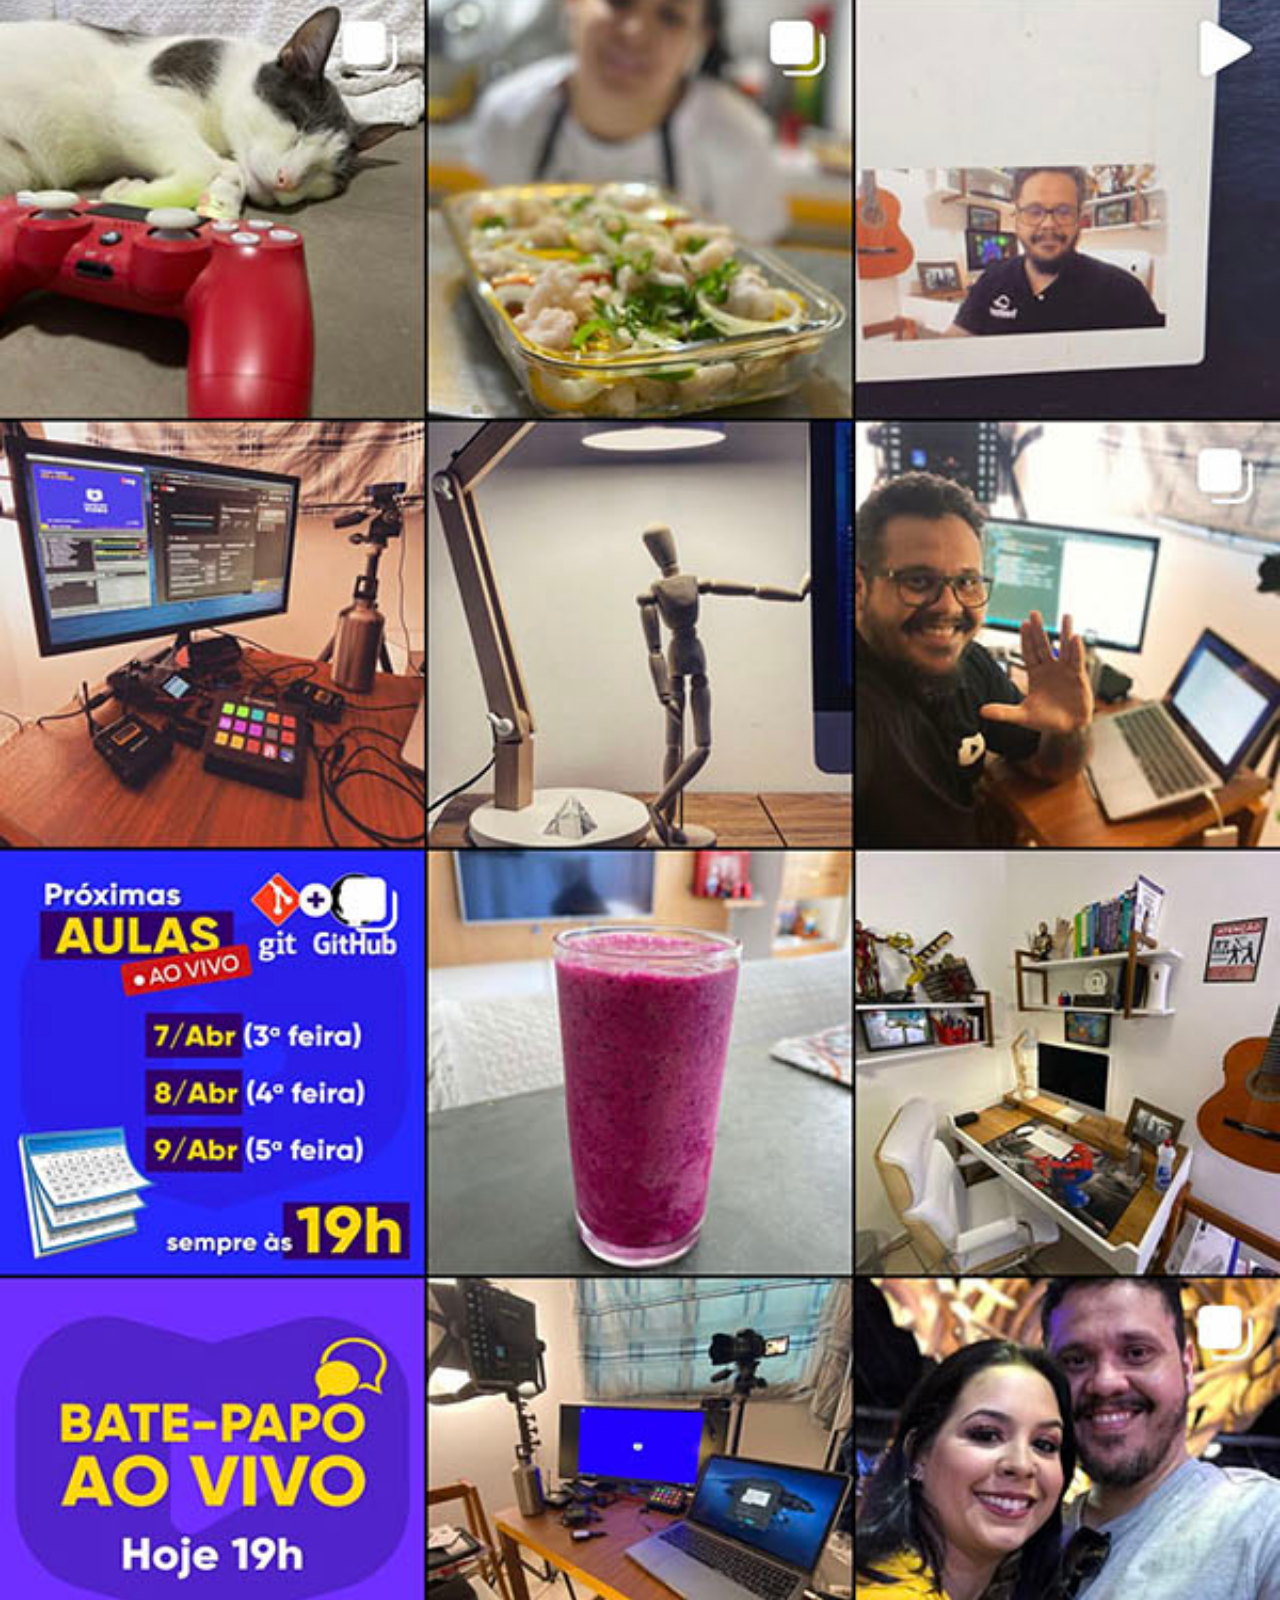
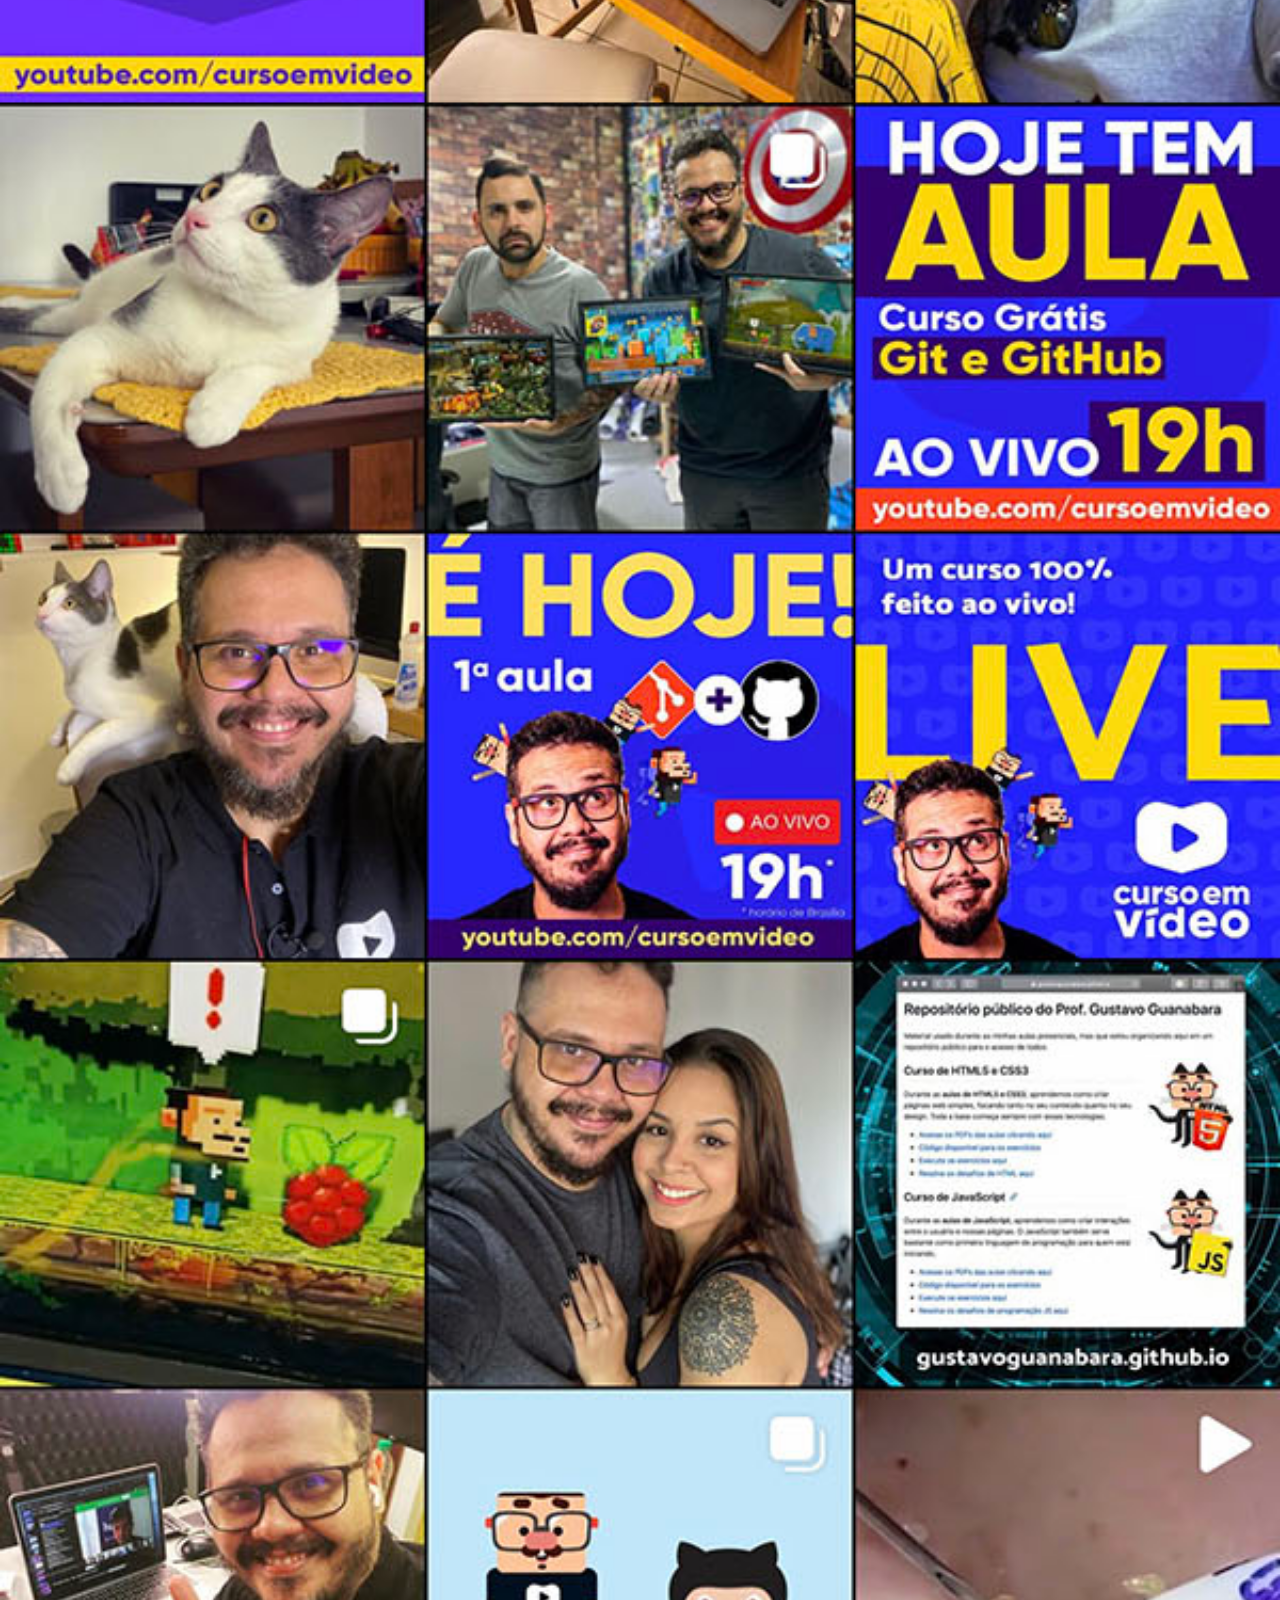
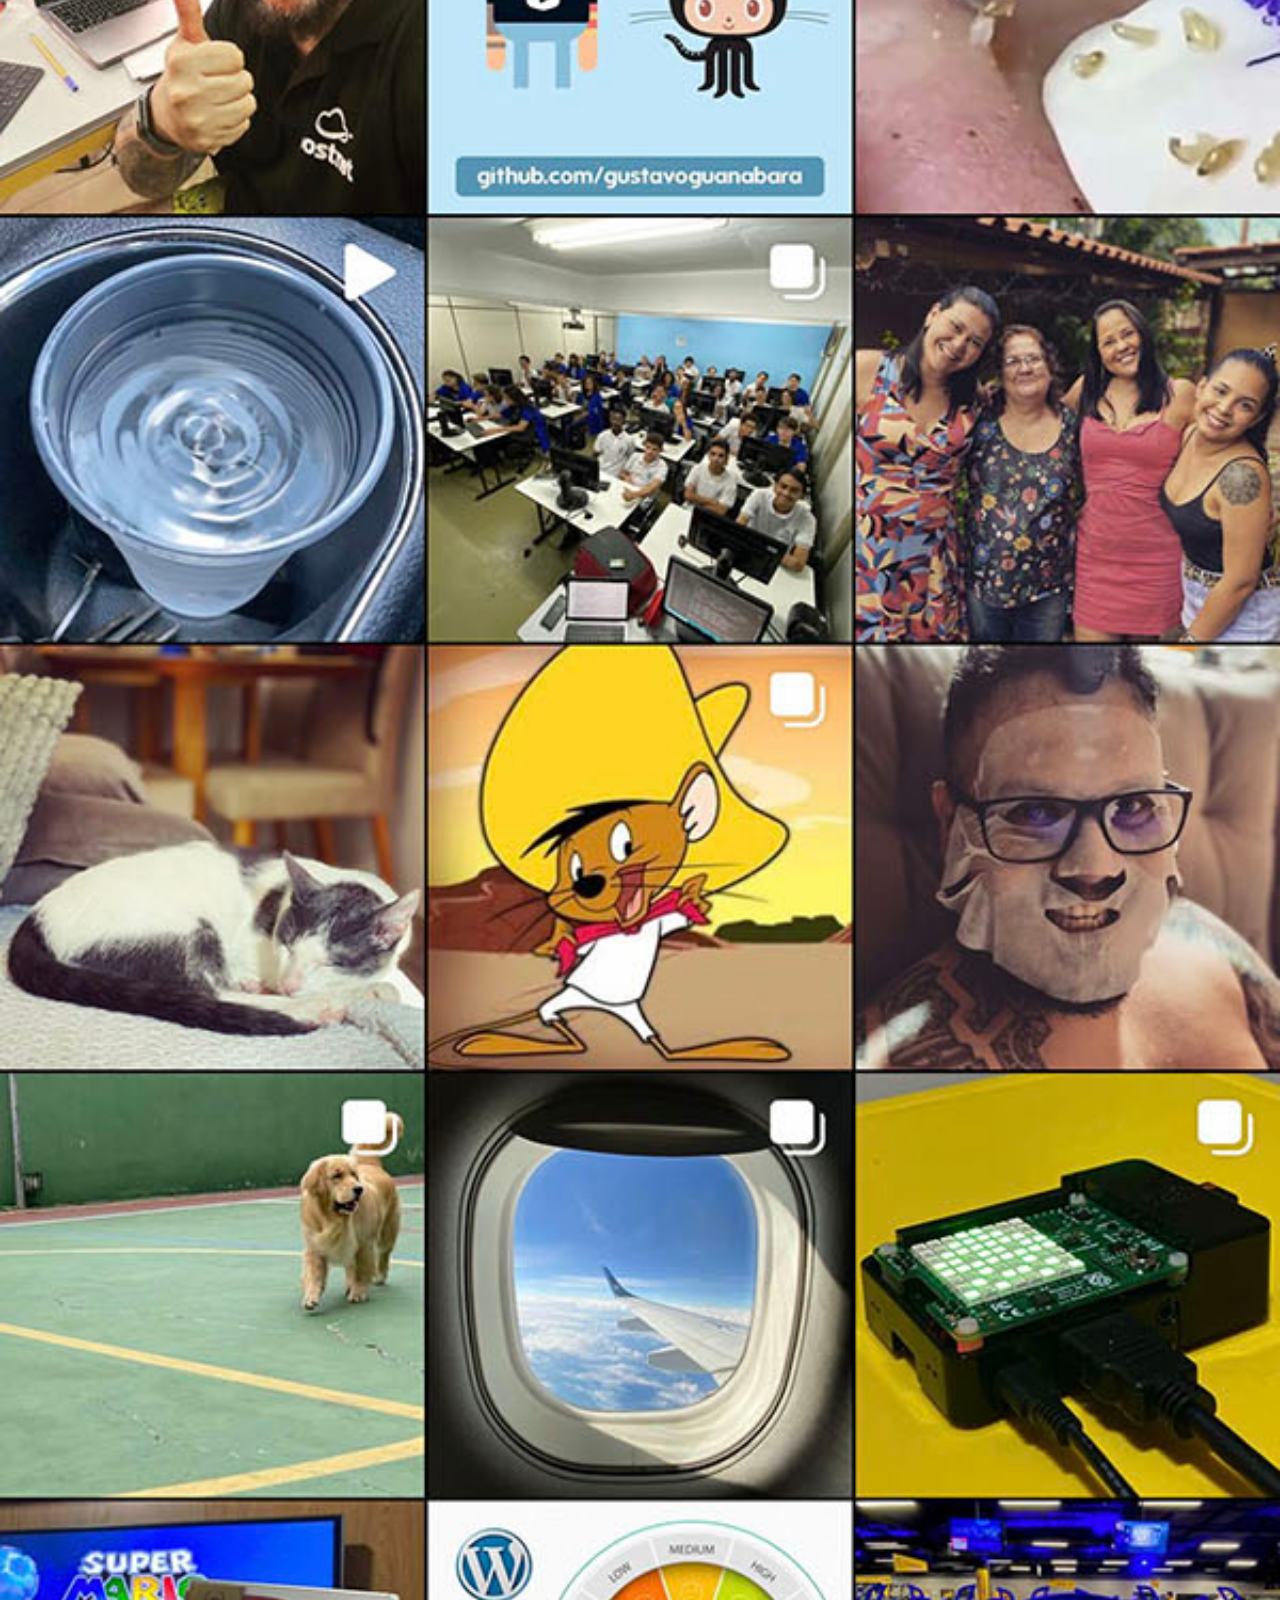
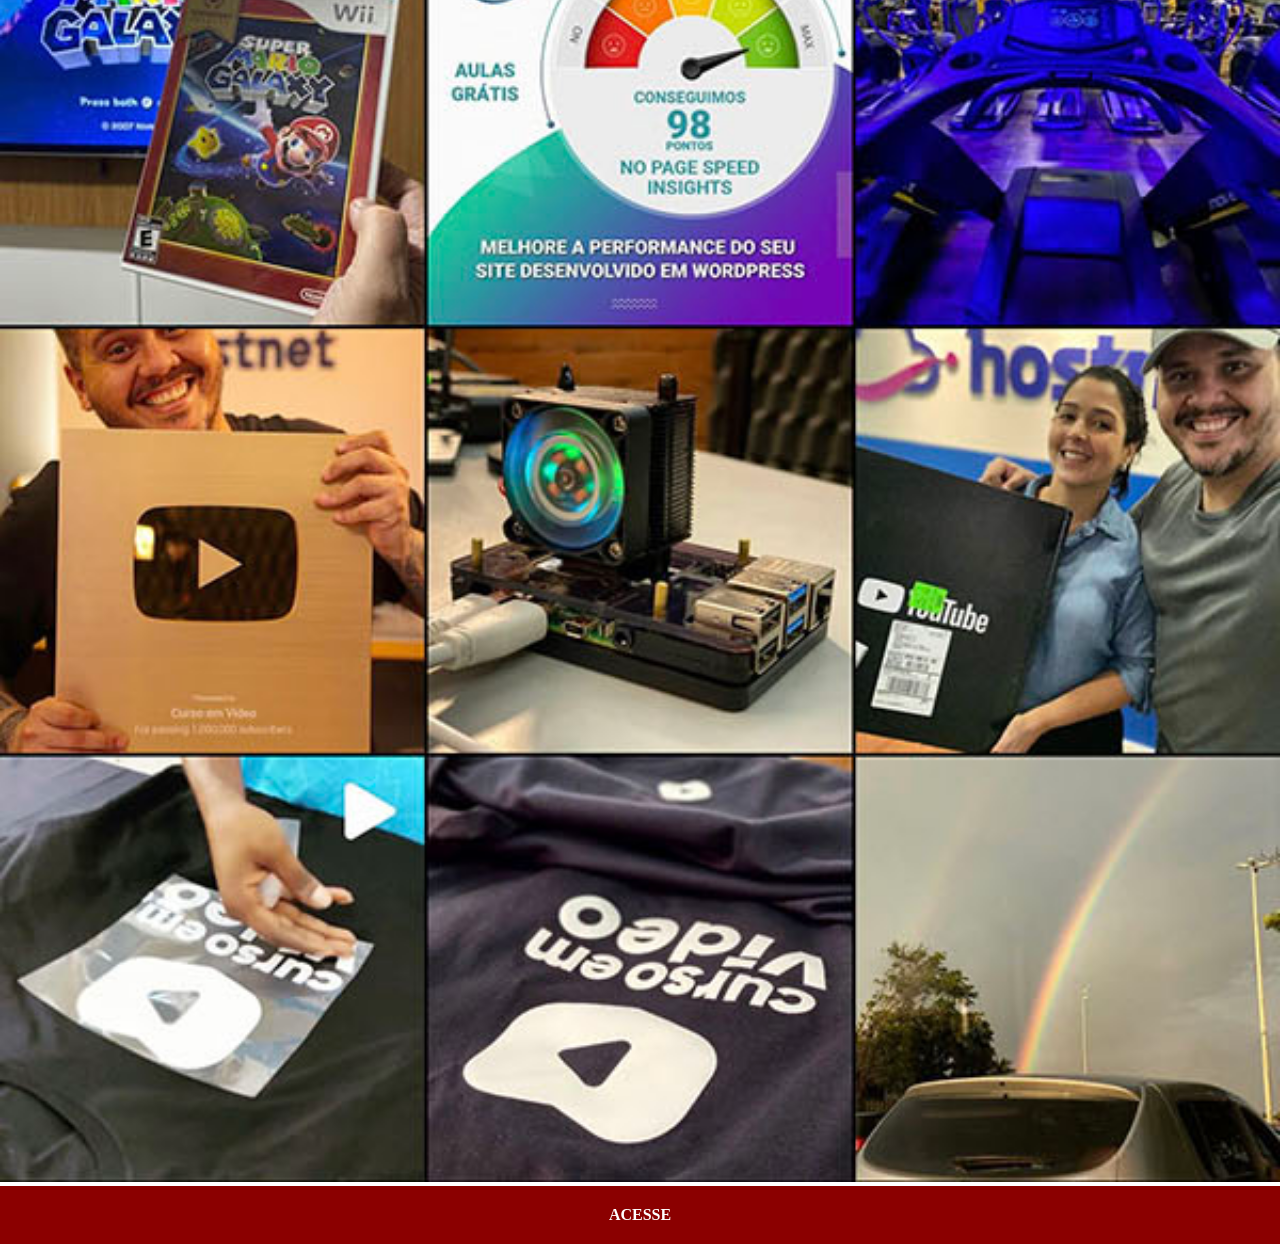
<file: instagram.html>
<!DOCTYPE html>
<html lang="pt-br">
<head>
    <meta charset="UTF-8">
    <meta name="viewport" content="width=device-width, initial-scale=1.0">
    <title>Instagram</title>
    <link rel="stylesheet" href="estilos/social.css">
</head>
<body>
    <img src="imagens/tela-instagram.jpg" alt="Instagram">
    <a href="https://www.instagram.com/gustavoguanabara/" target="_blank">ACESSE</a>
</body>
</html>
</file>
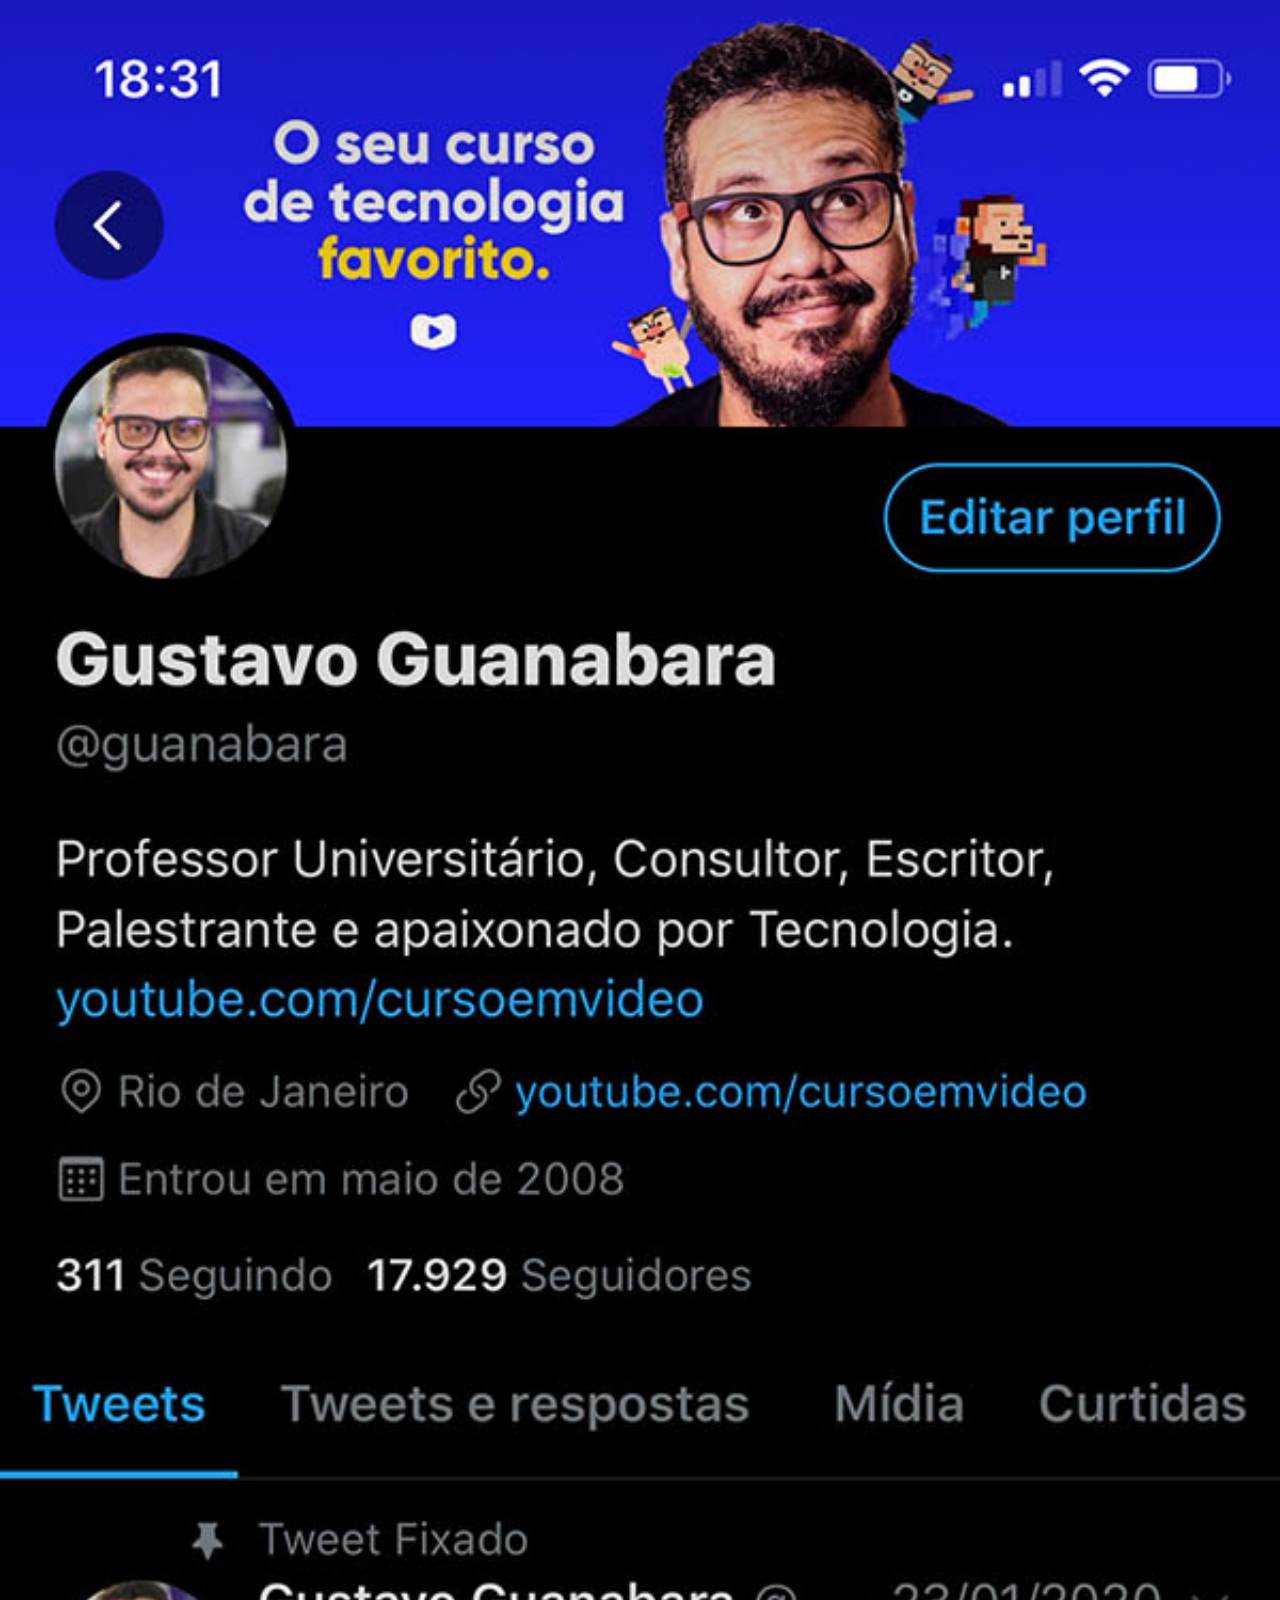
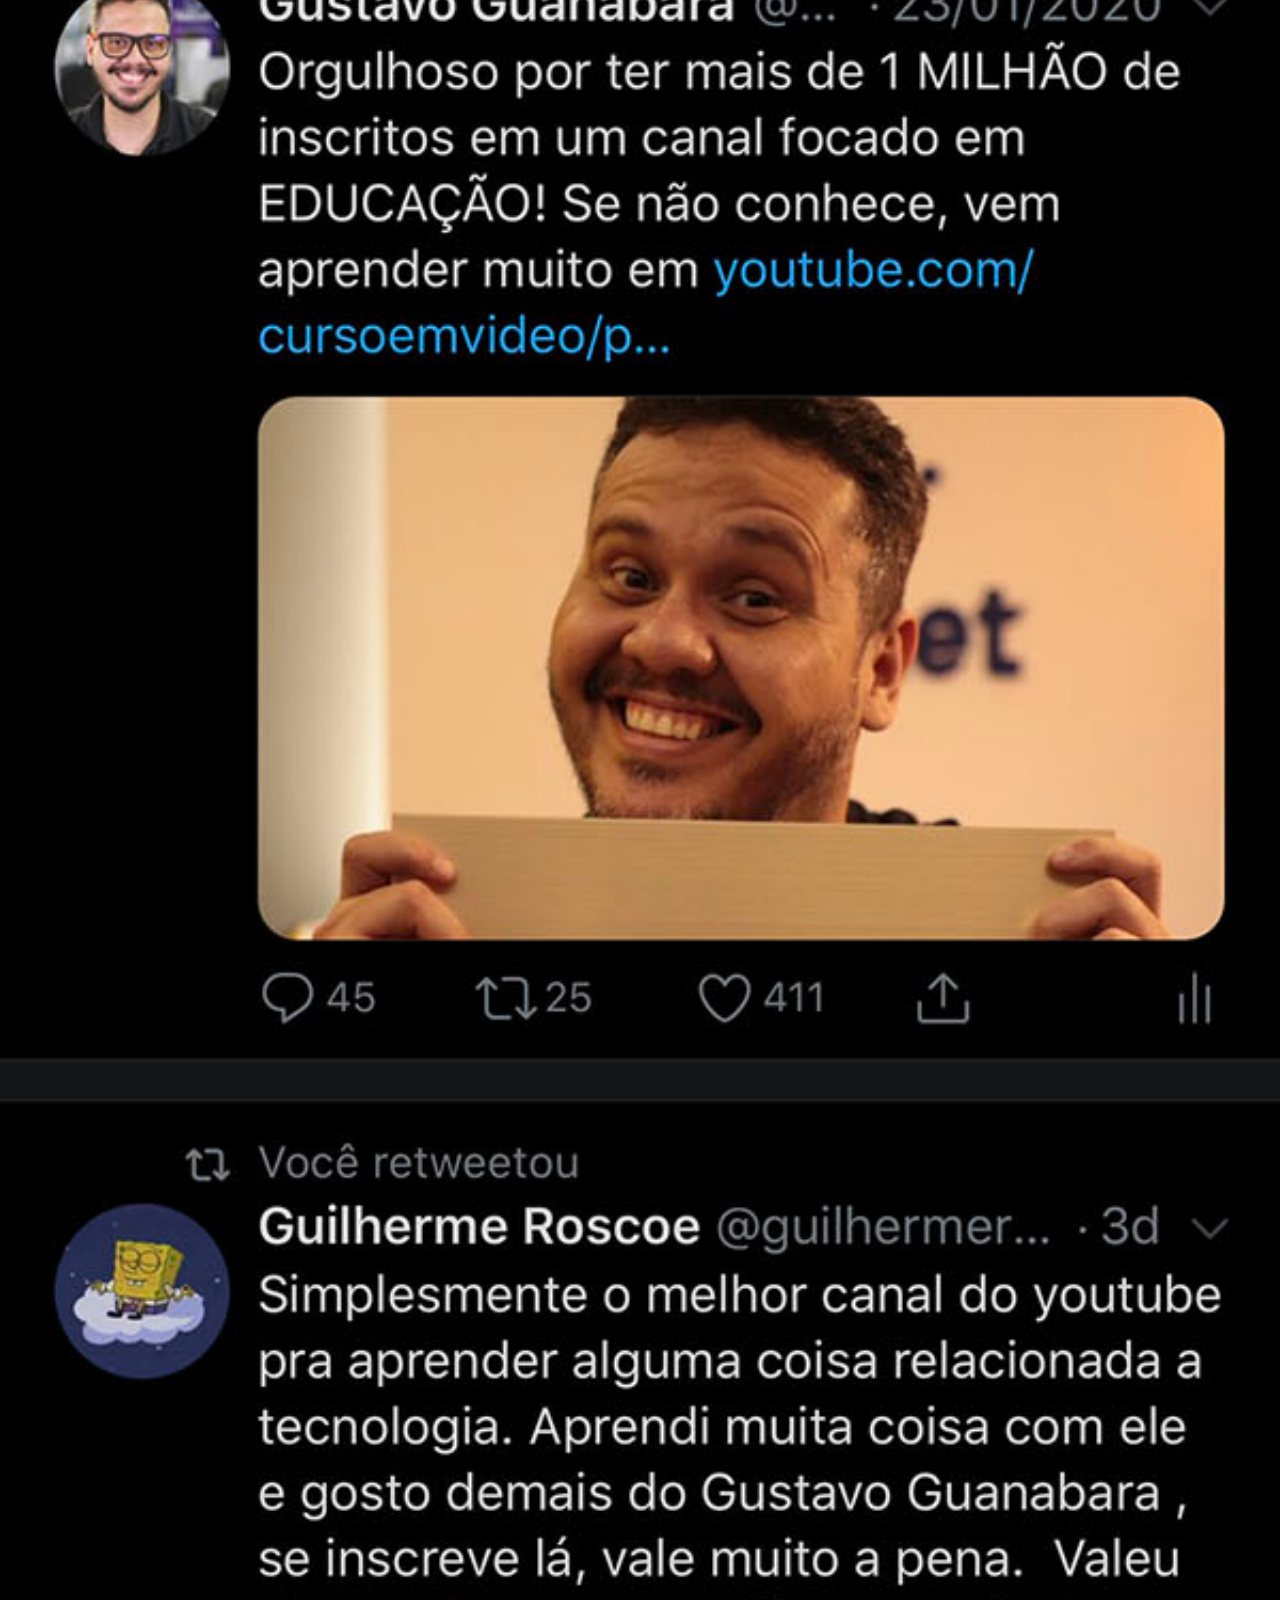
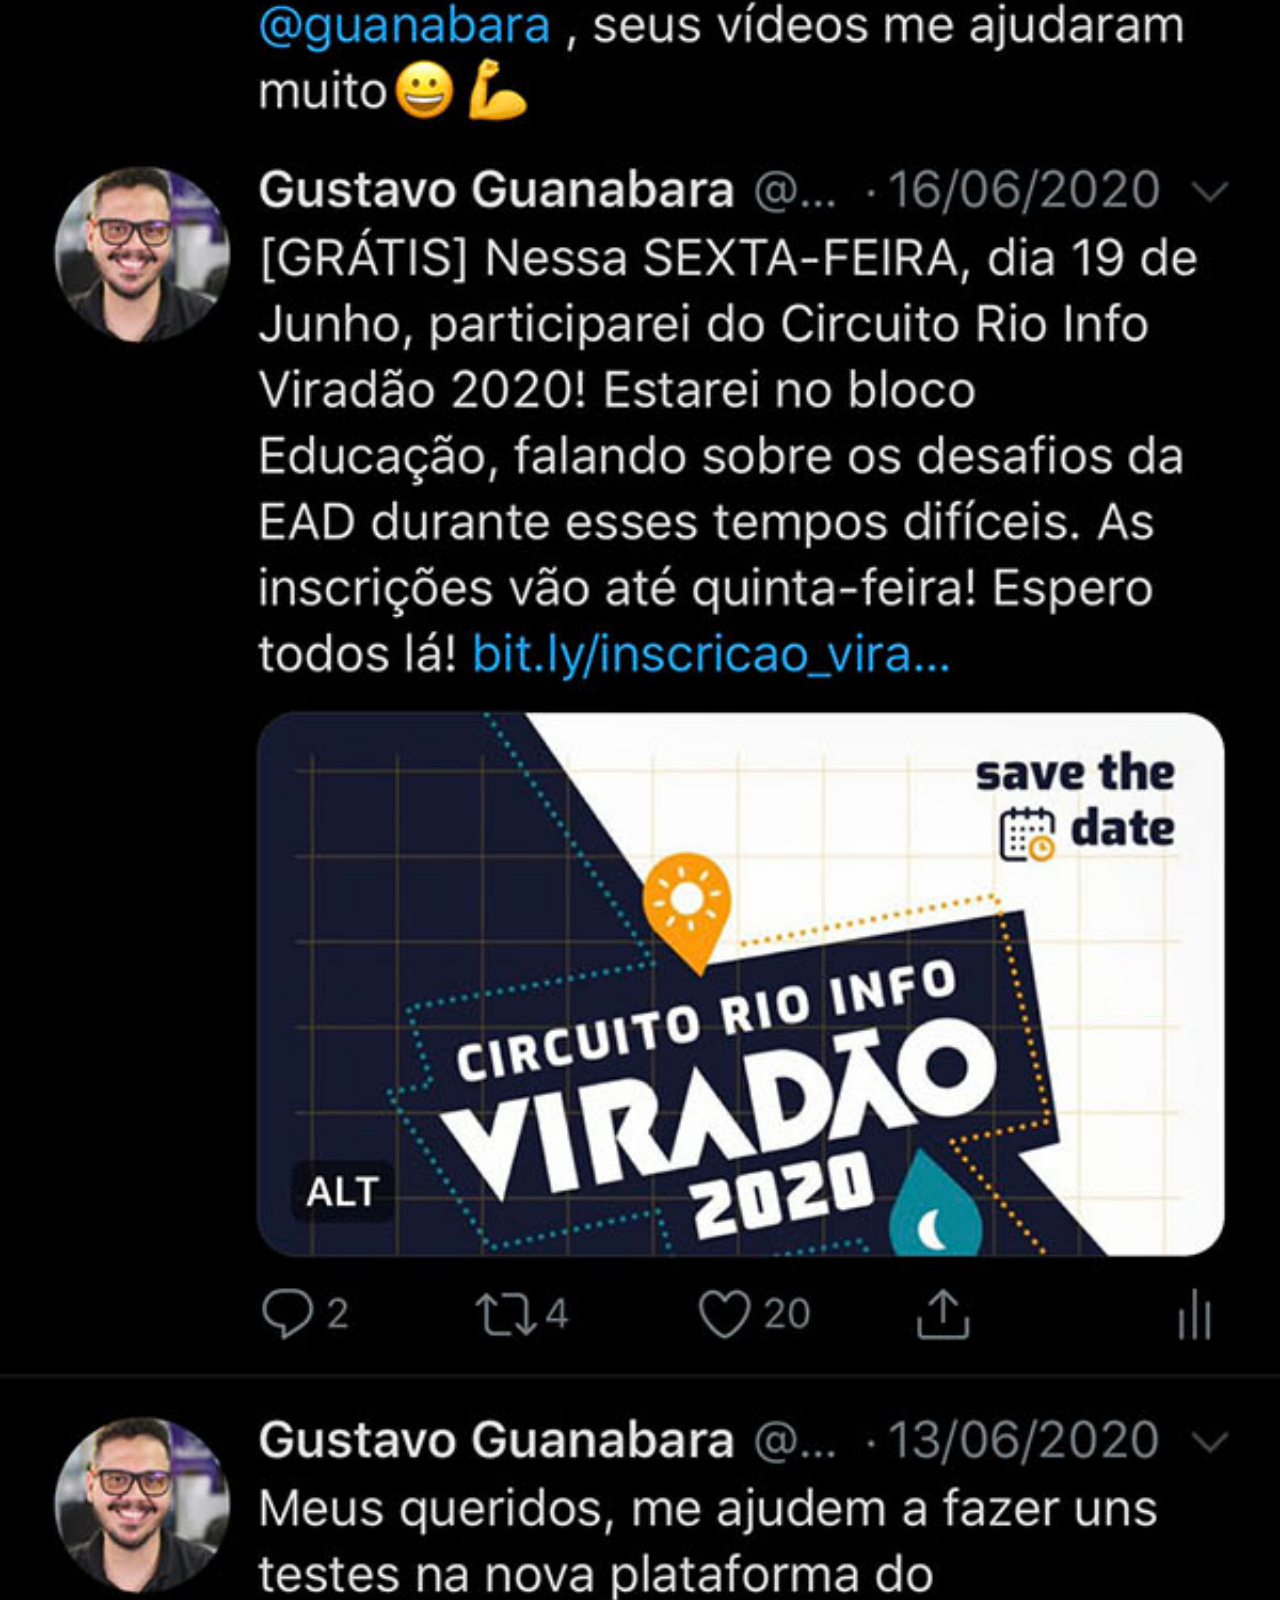
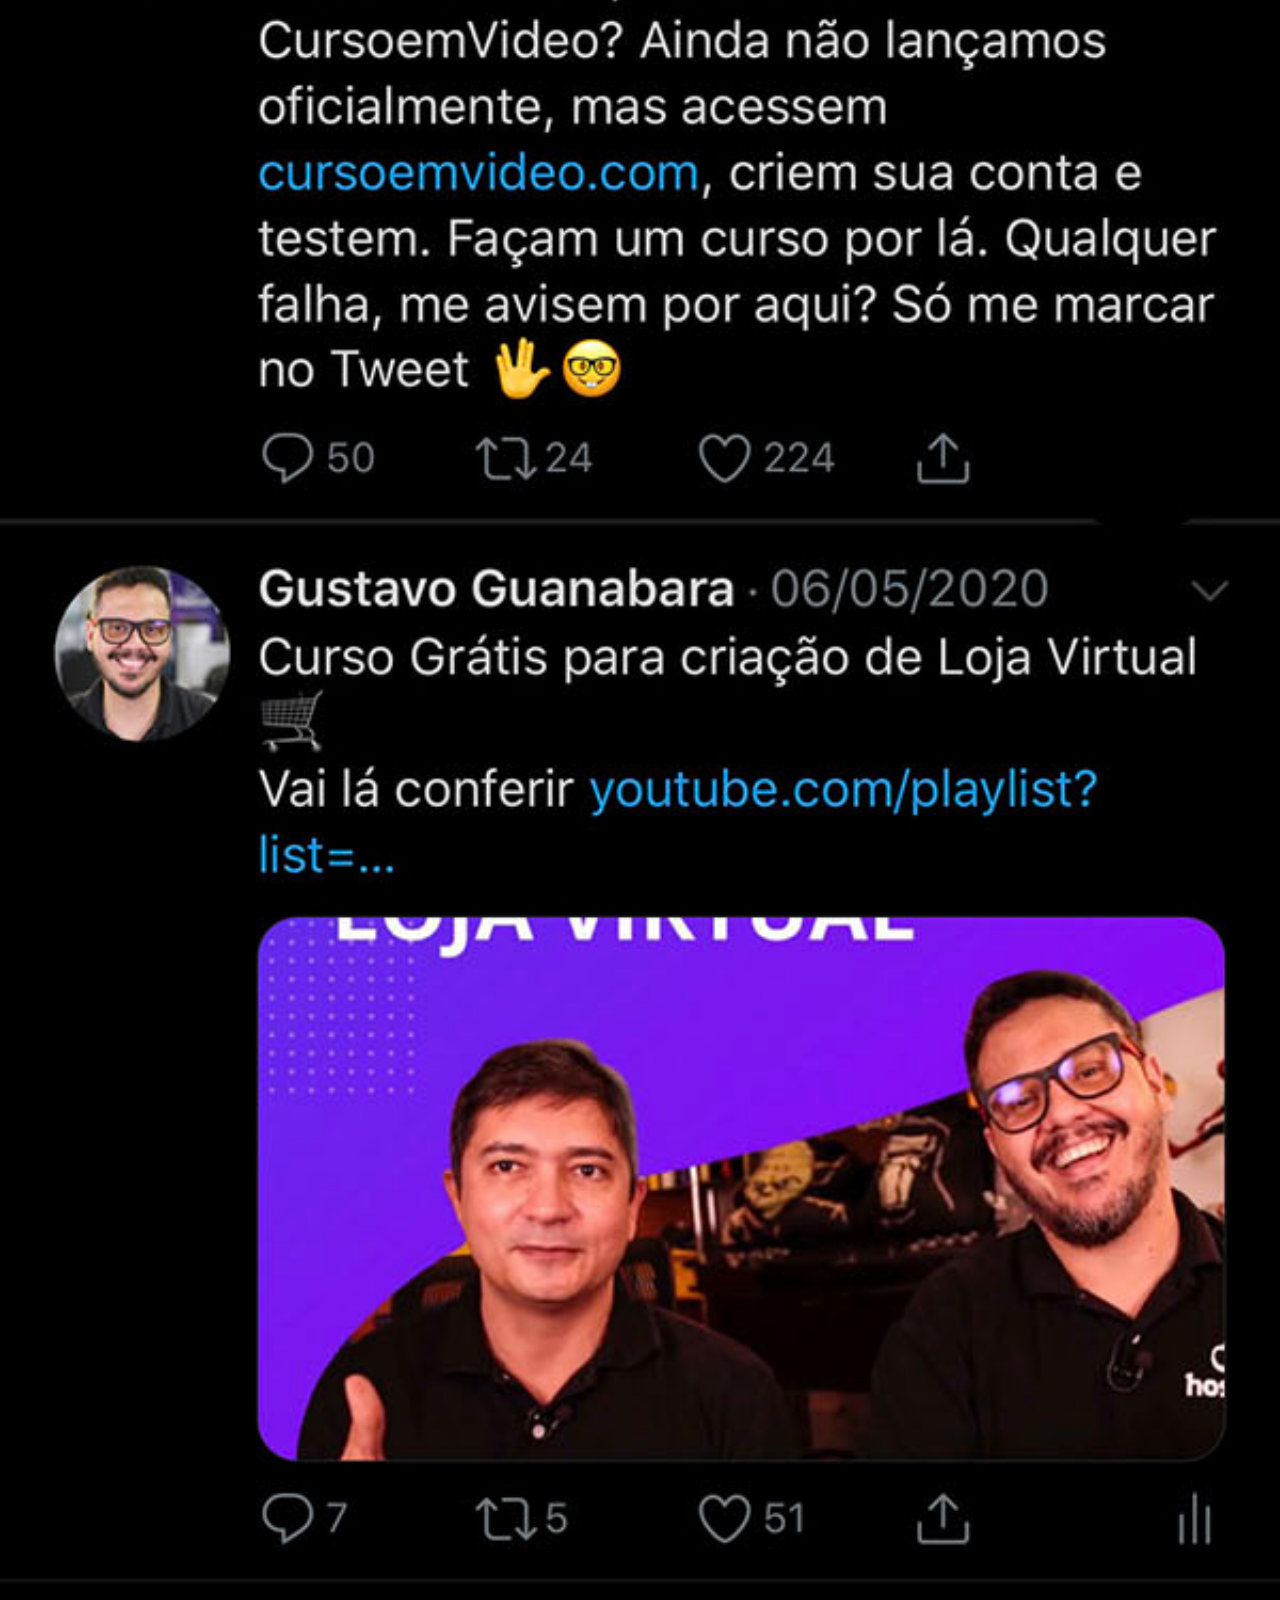
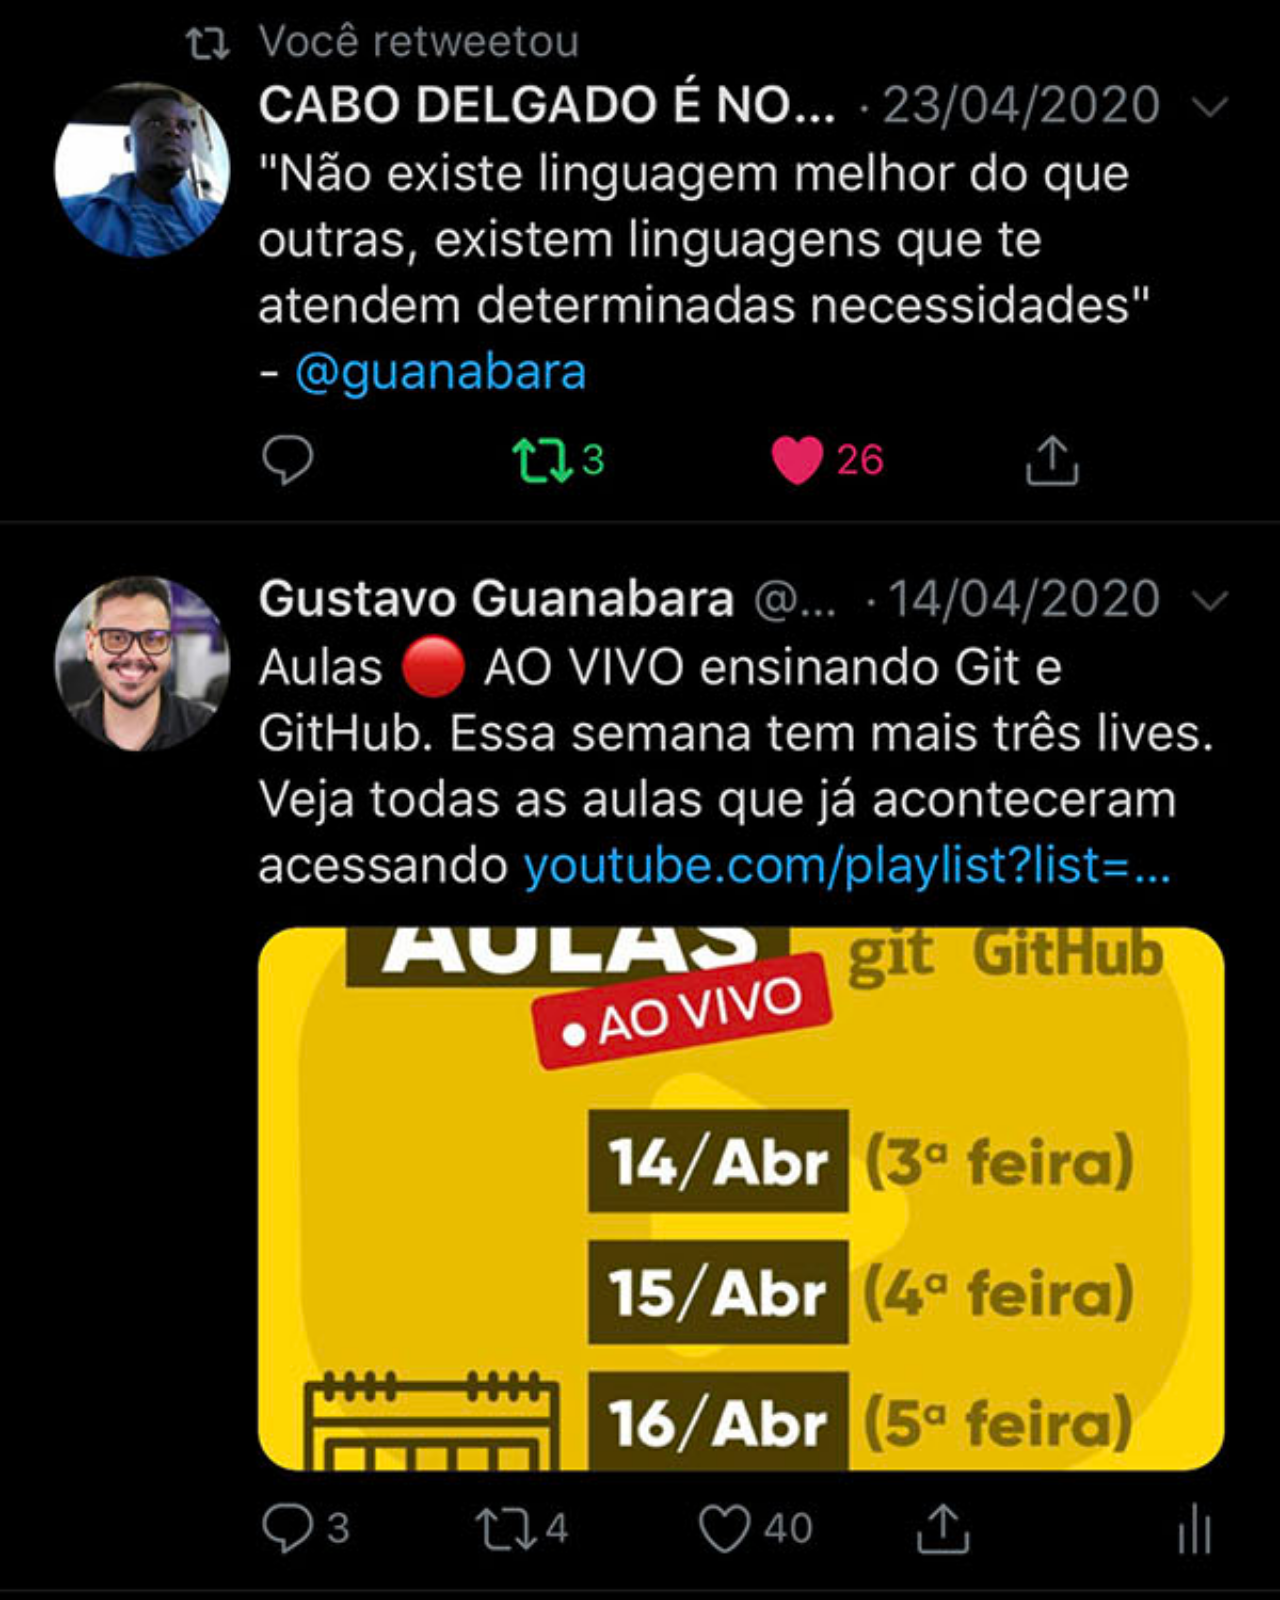
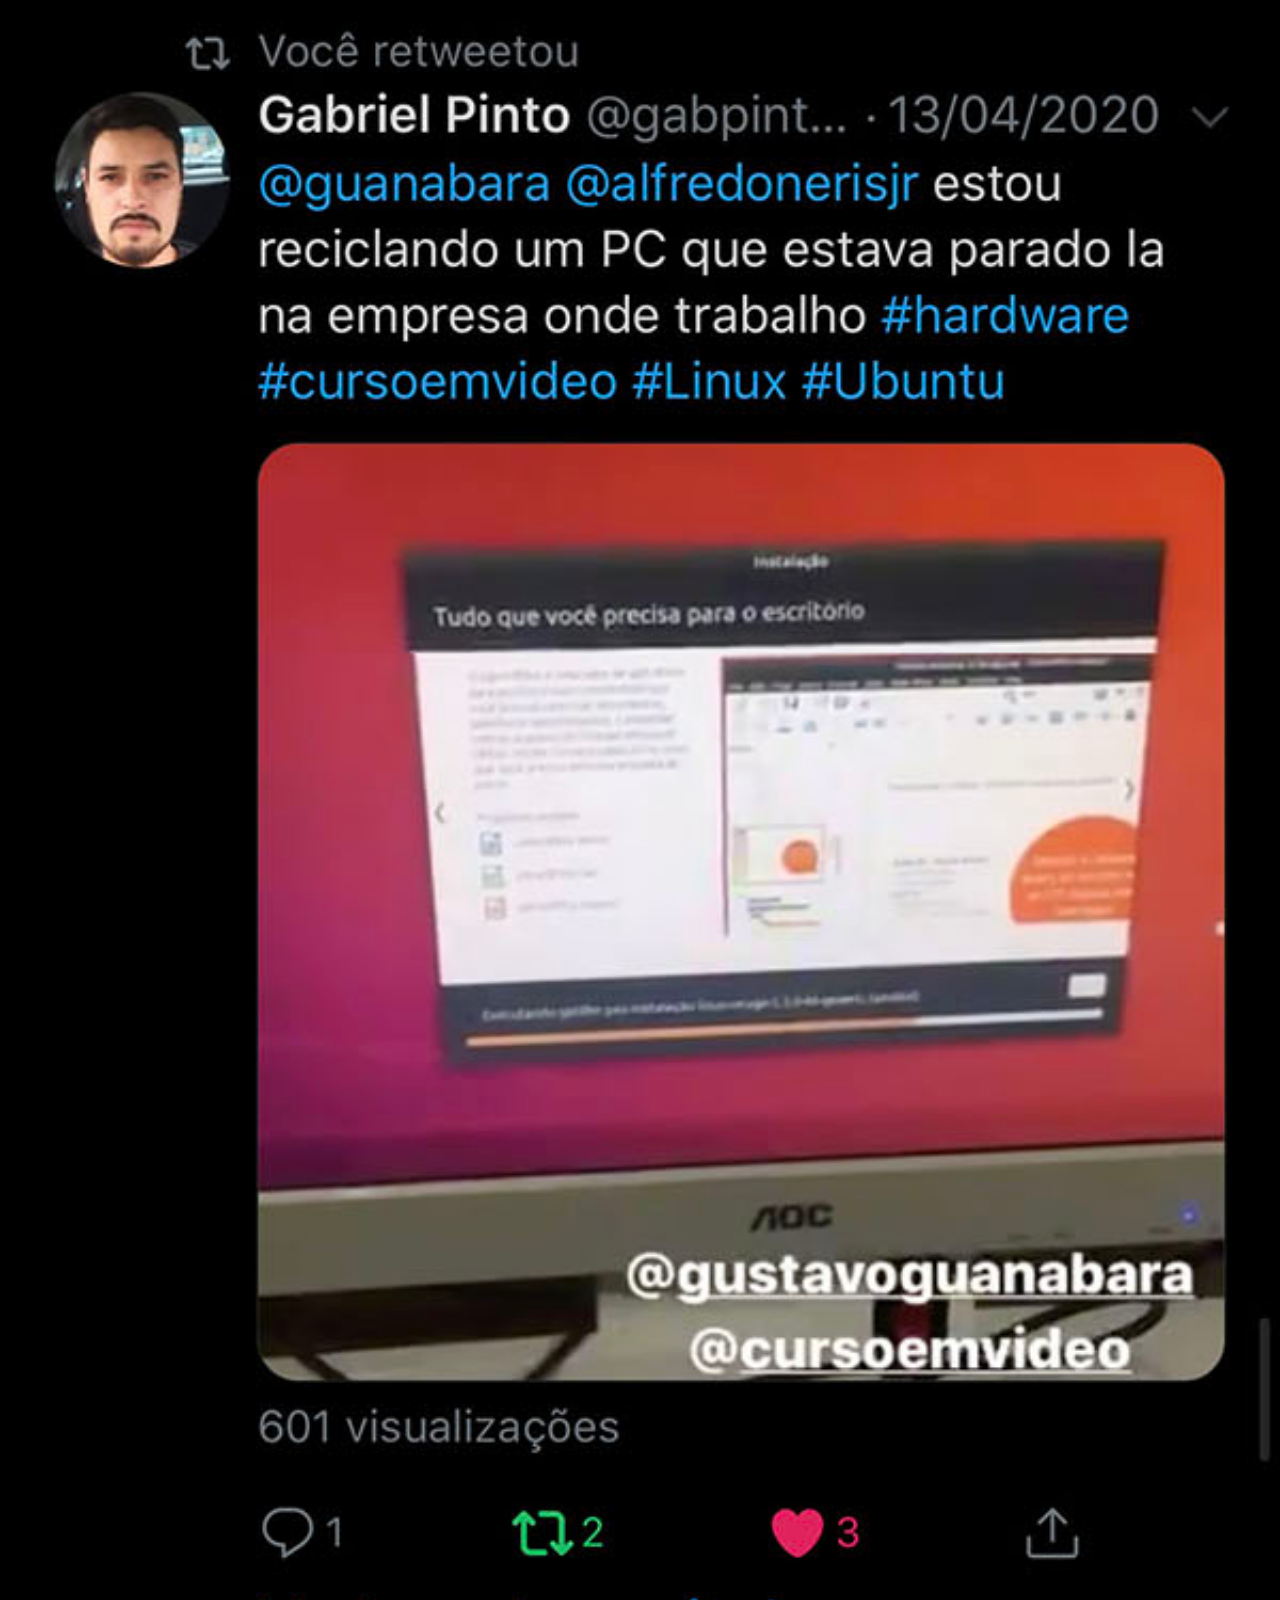
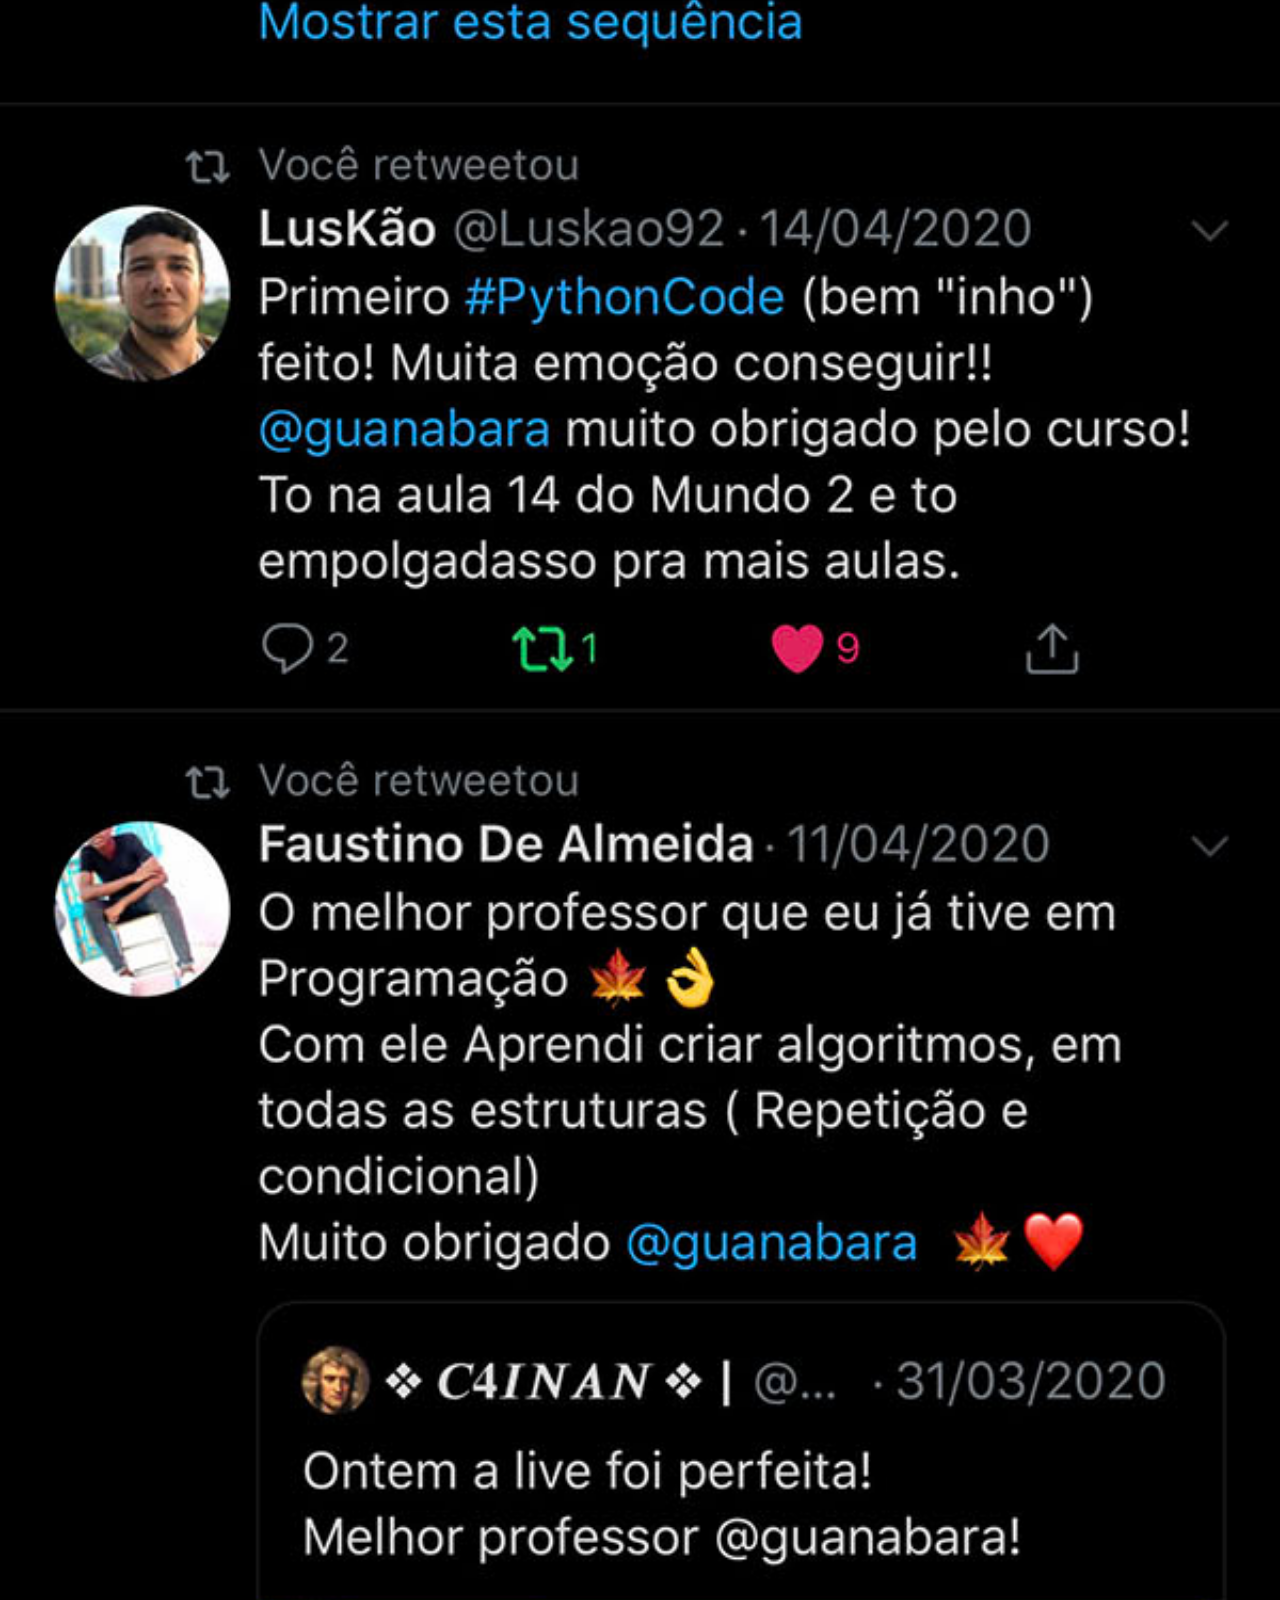
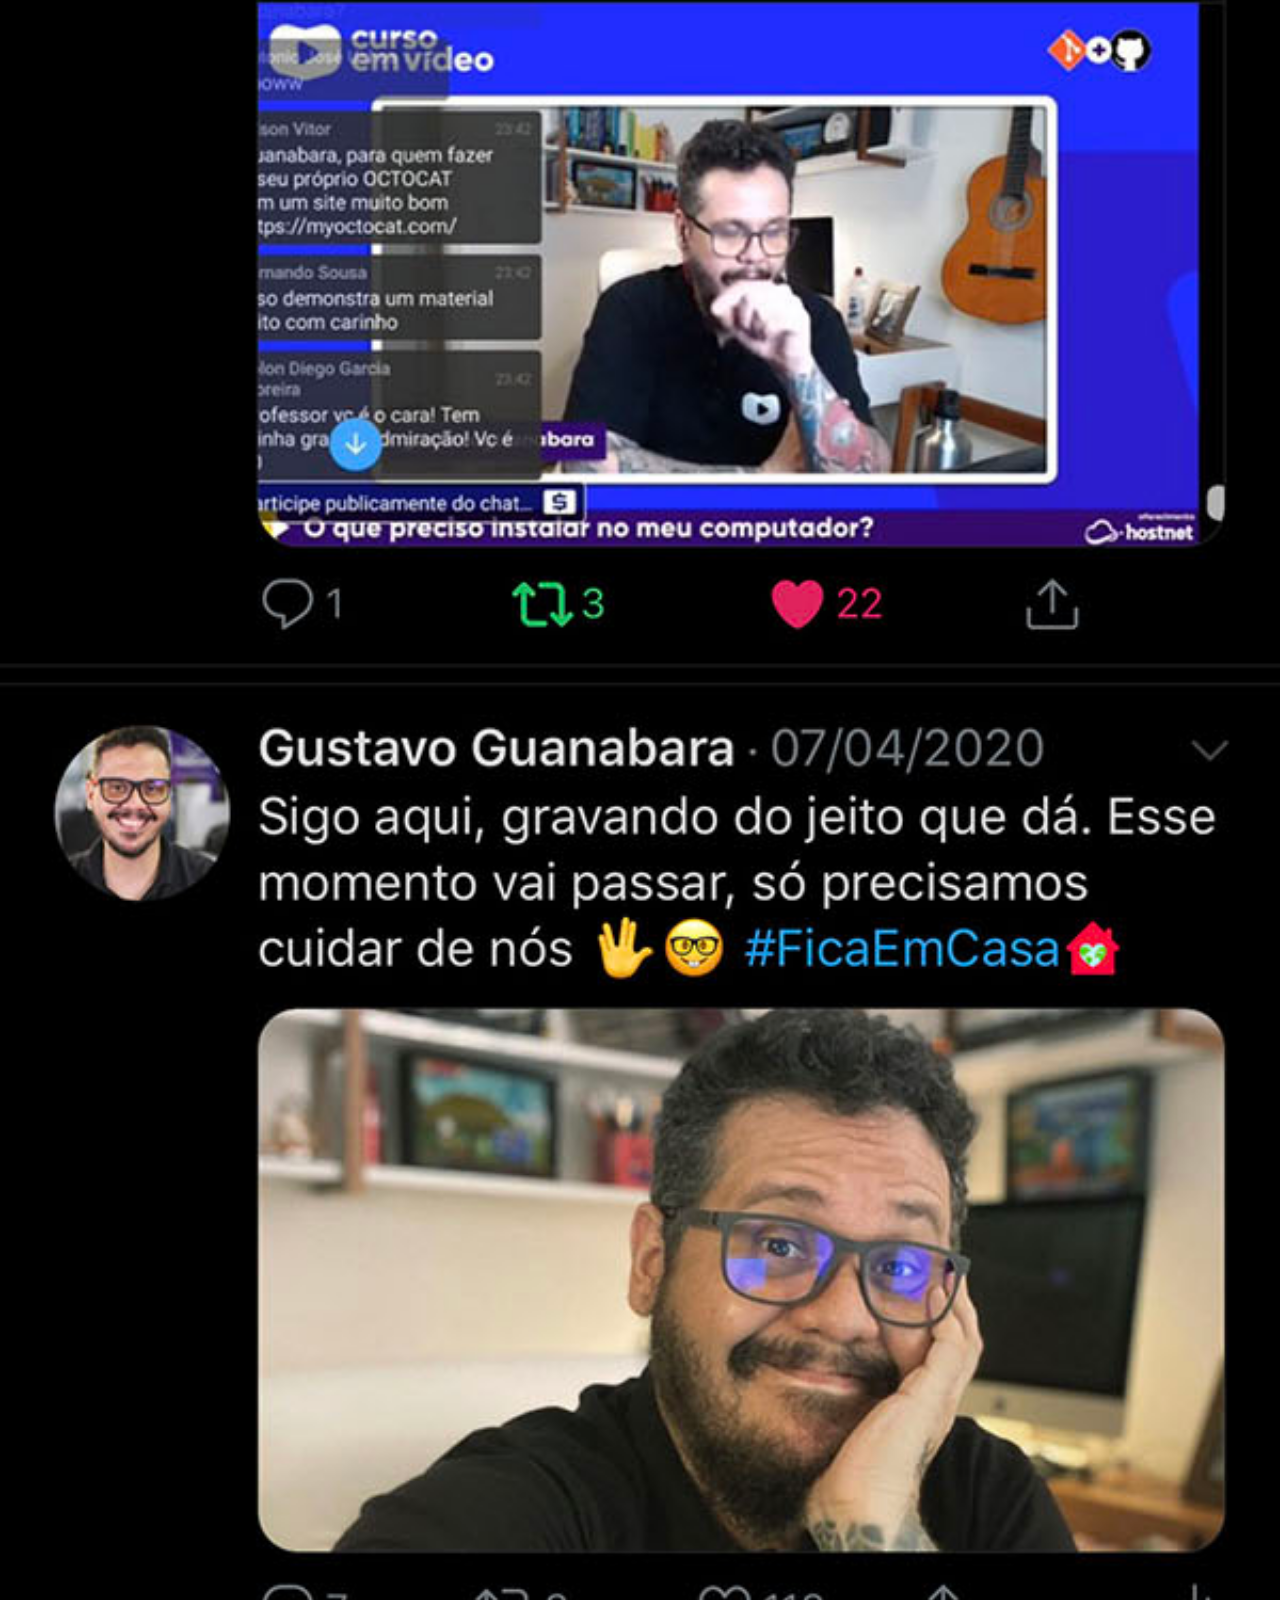
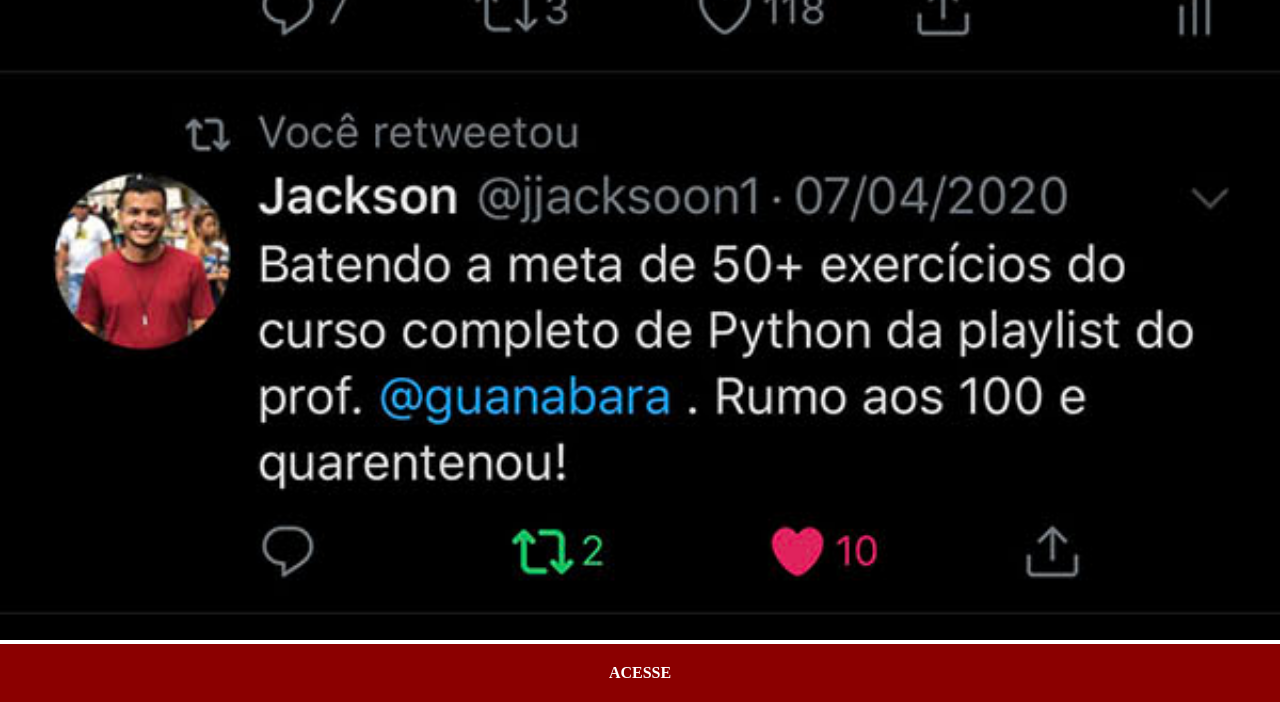
<file: twitter.html>
<!DOCTYPE html>
<html lang="pt-br">
<head>
    <meta charset="UTF-8">
    <meta name="viewport" content="width=device-width, initial-scale=1.0">
    <title>Twitter</title>
    <link rel="stylesheet" href="estilos/social.css">
</head>
<body>
    <img src="imagens/tela-twitter.jpg" alt="Twitter">
    <a href="https://x.com/guanabara" target="_blank">ACESSE</a>
    
</body>
</html>
</file>
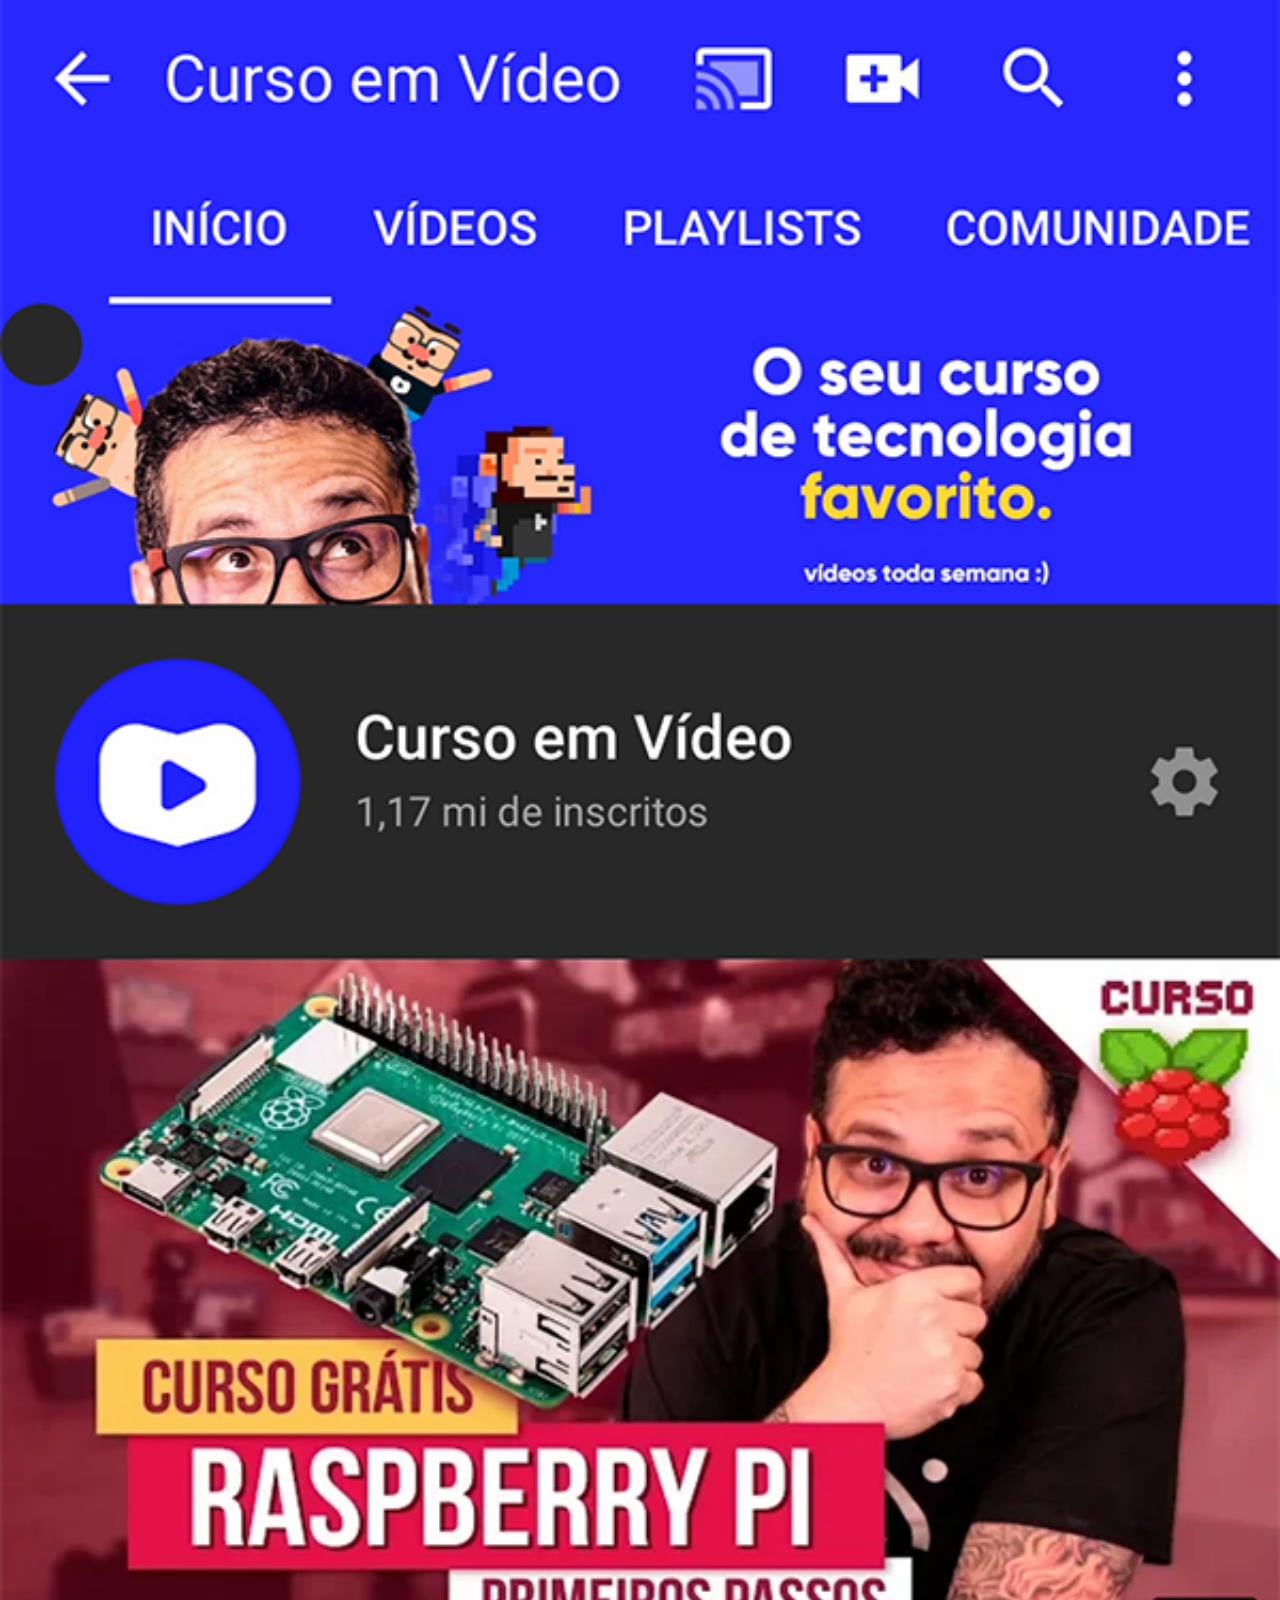
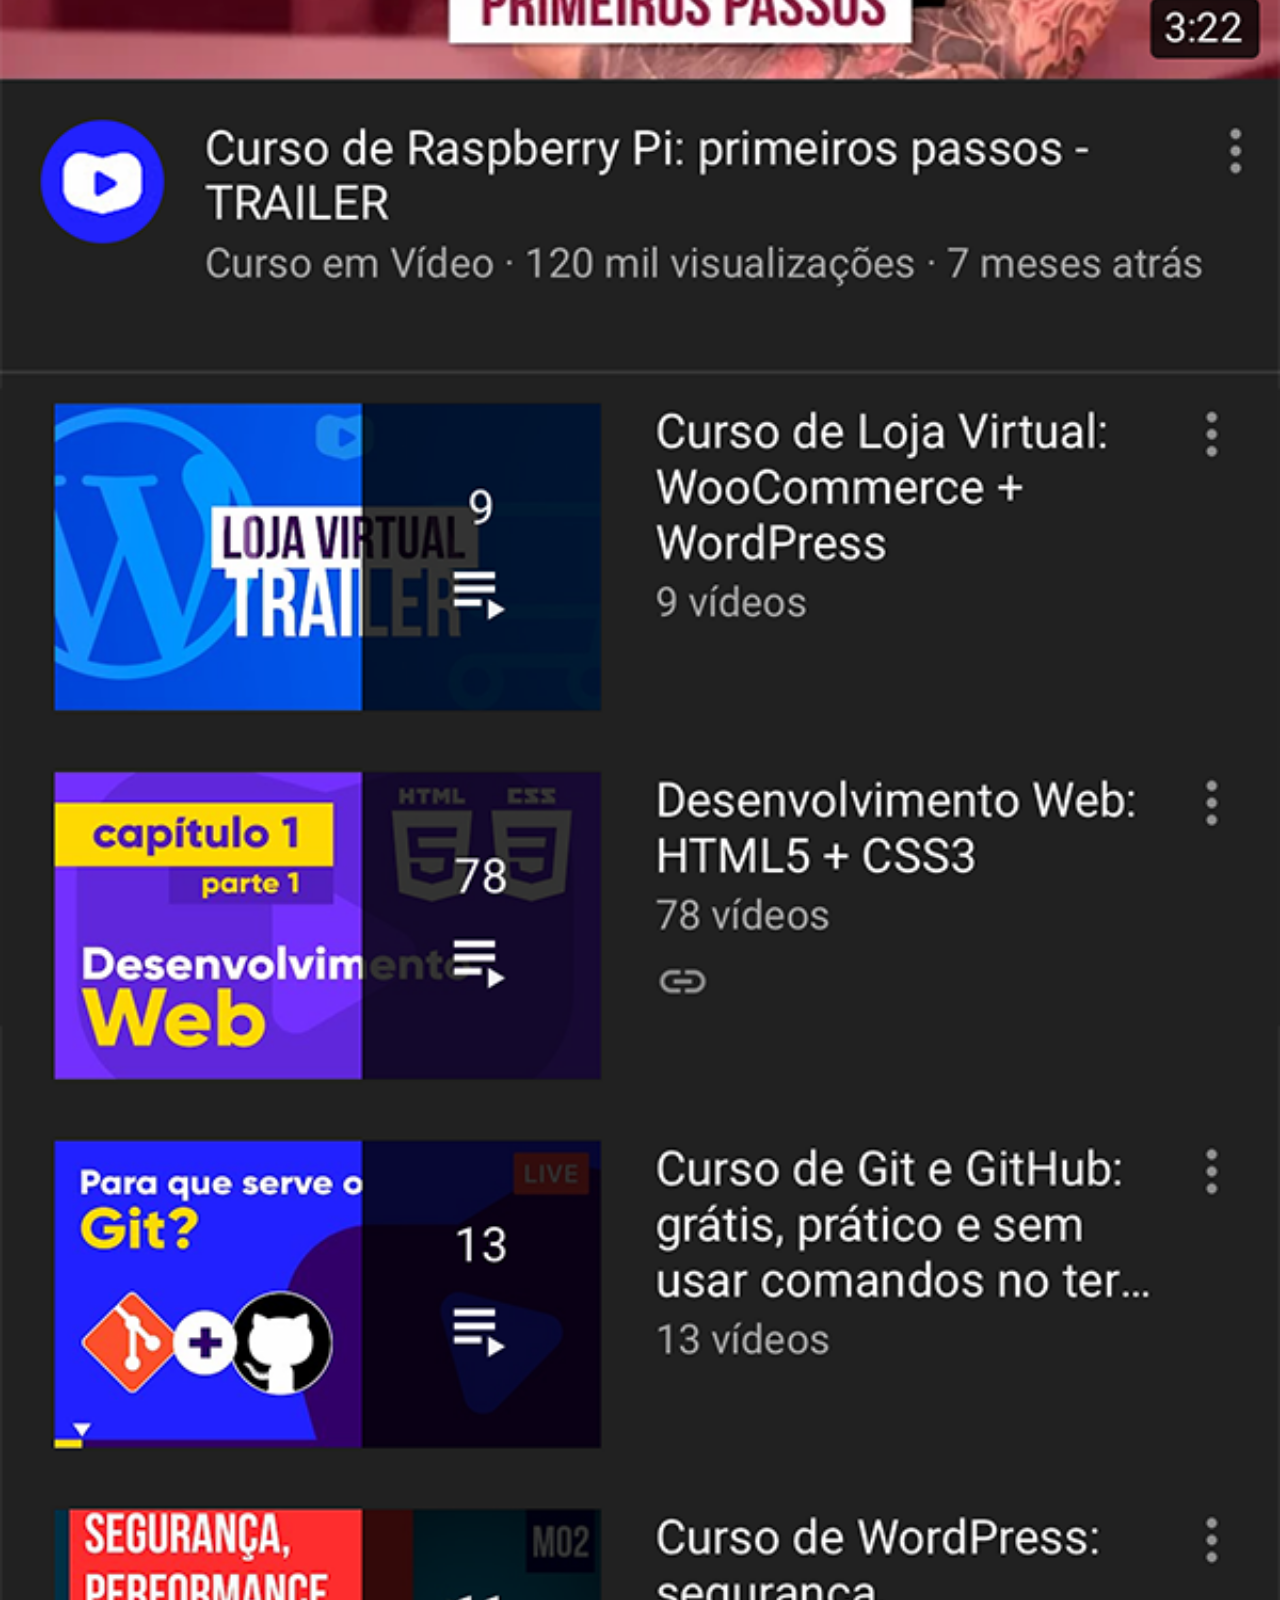
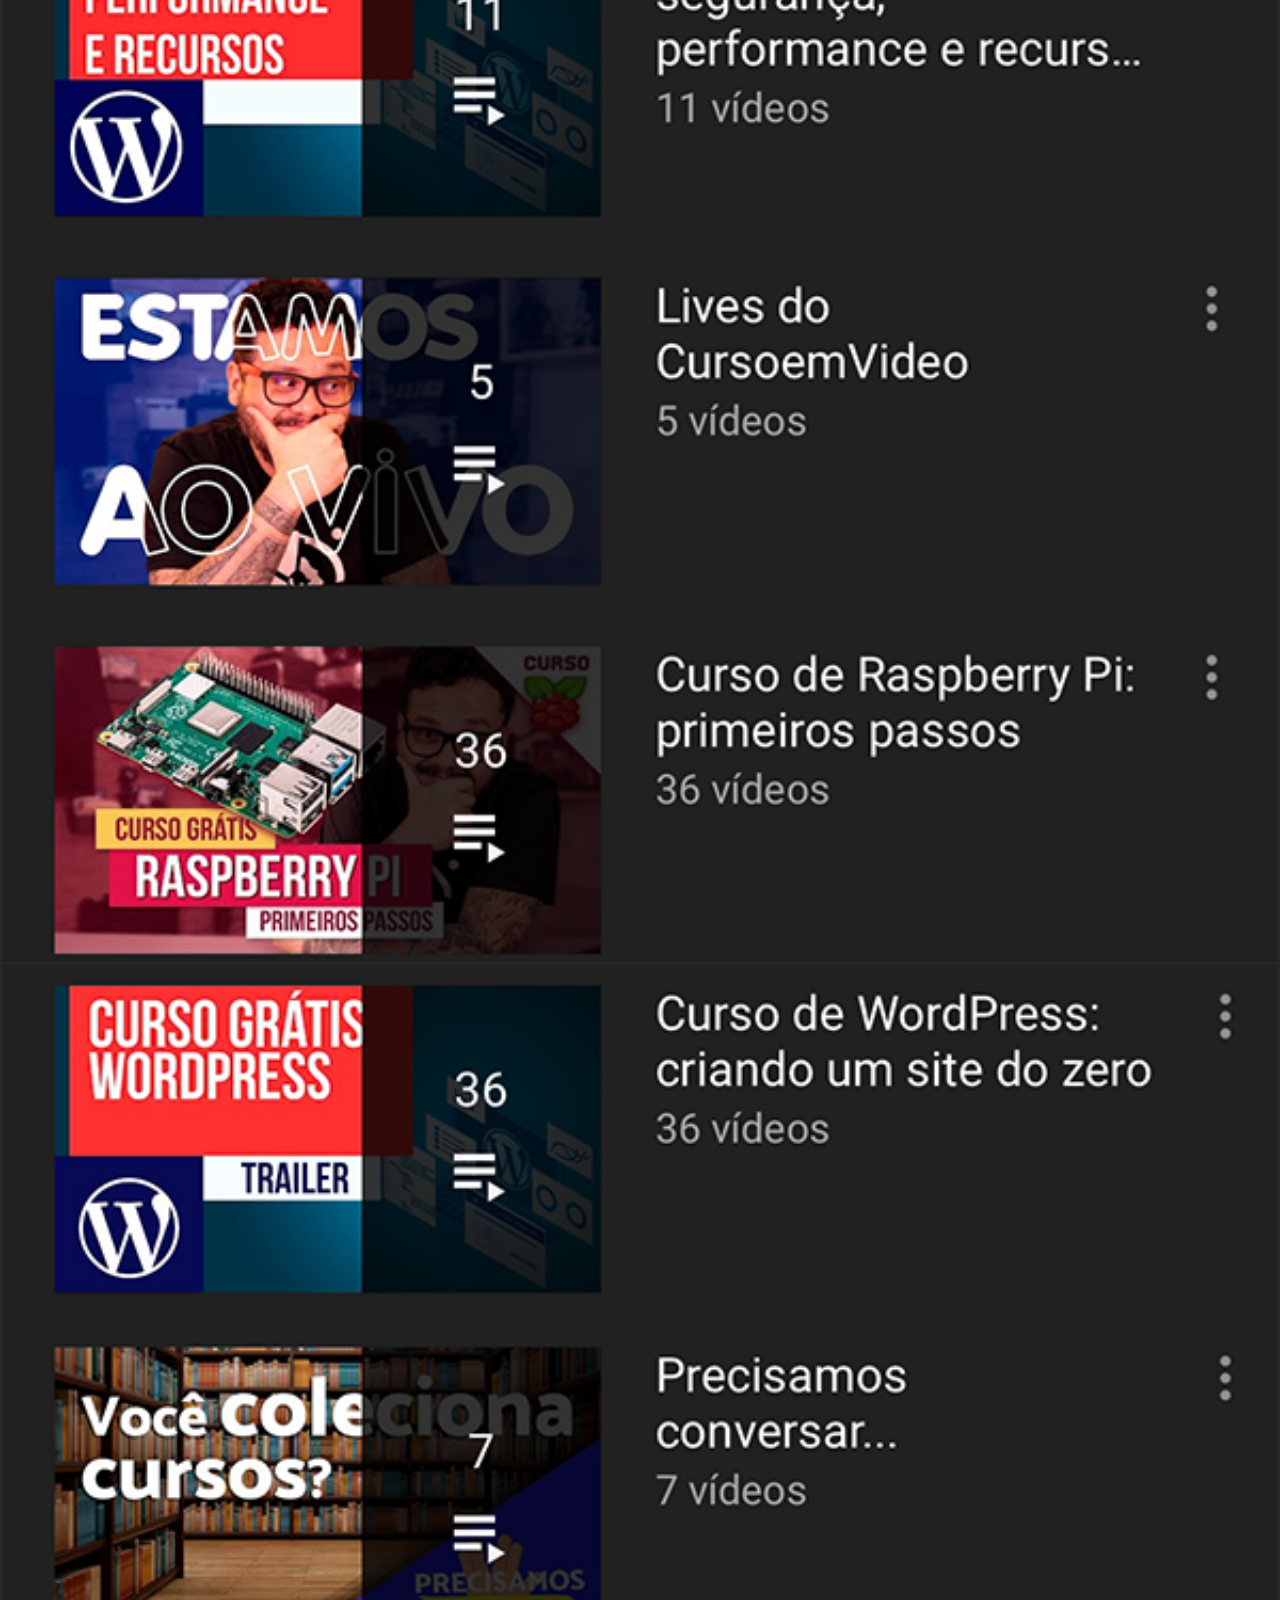
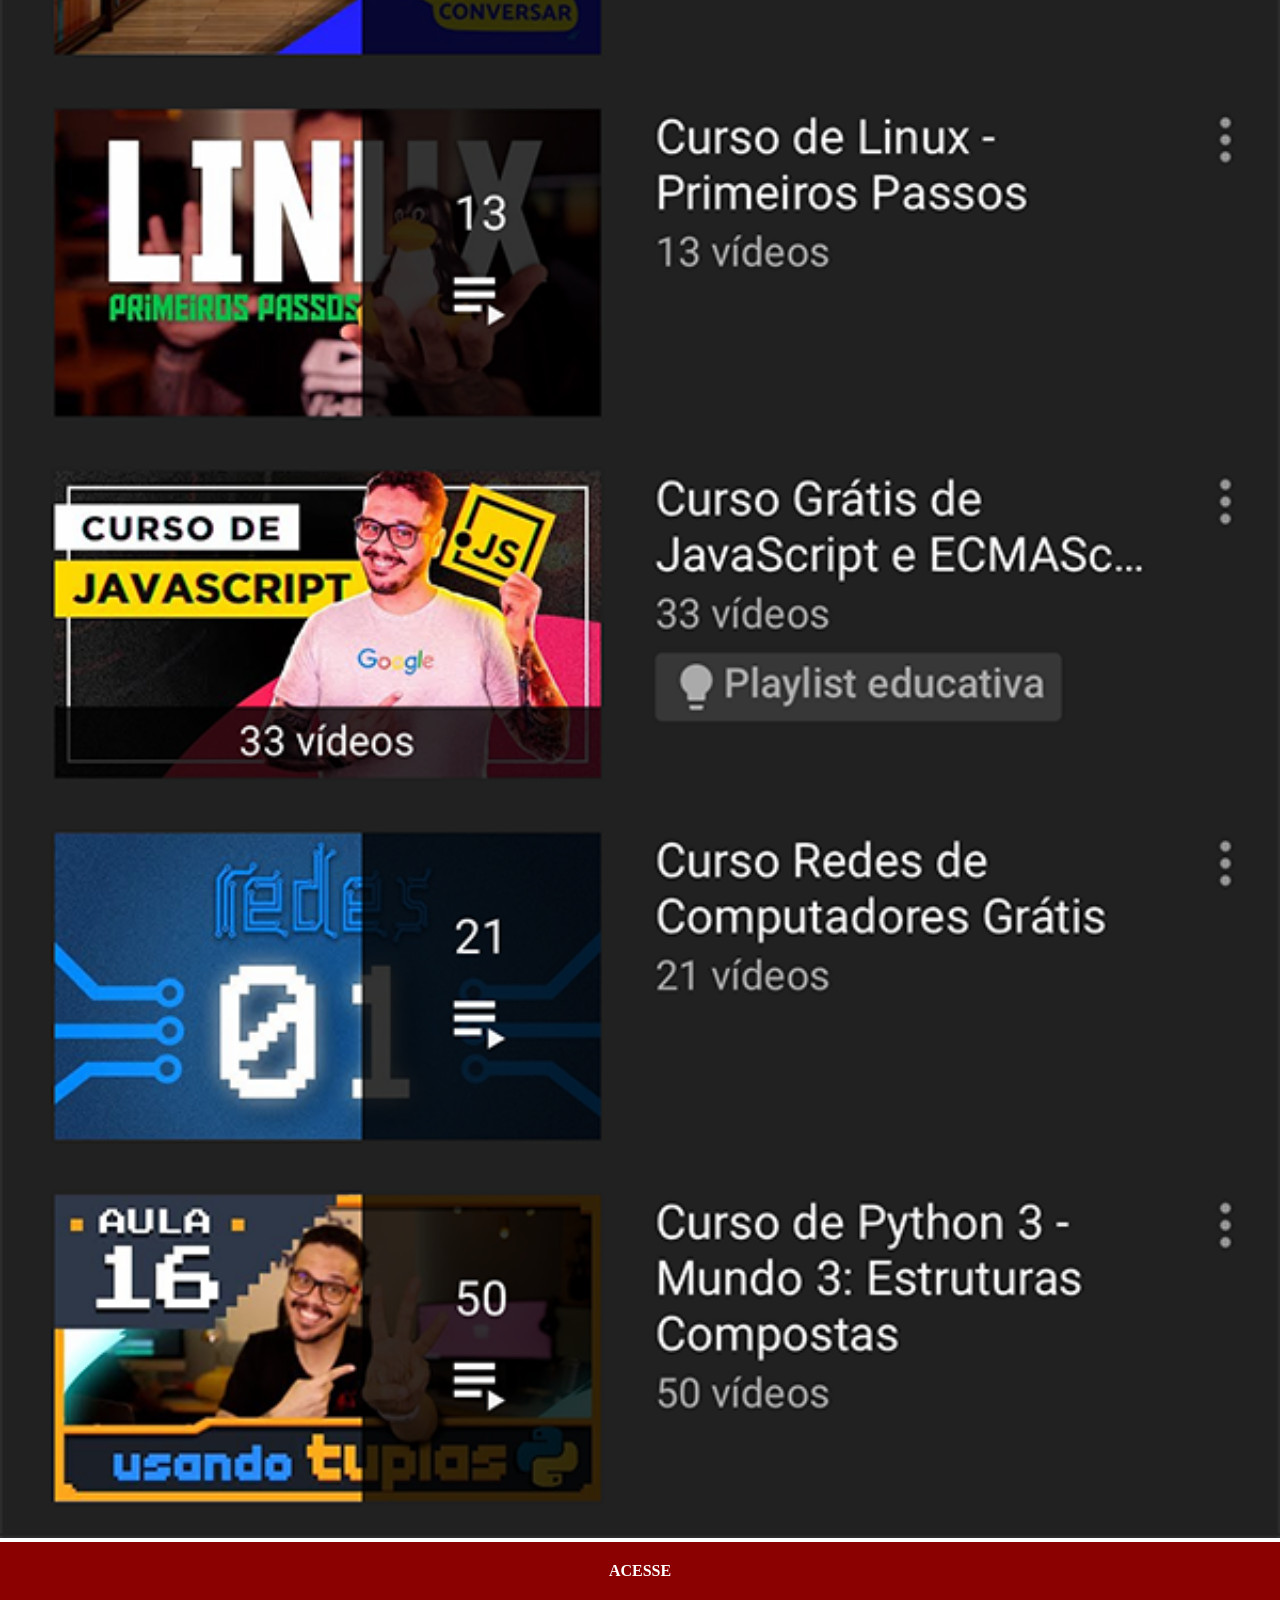
<file: youtube.html>
<!DOCTYPE html>
<html lang="pt-br">
<head>
    <meta charset="UTF-8">
    <meta name="viewport" content="width=device-width, initial-scale=1.0">
    <title>YouTube</title>
    <link rel="stylesheet" href="estilos/social.css">
</head>
<body>
    <img src="imagens/tela-youtube.png" alt="Youtube">
    <a href="https://www.youtube.com/@cursoemvideo/playlists" target="_blank">ACESSE</a>
    
</body>
</html>
</file>
<file: estilos/style.css>
@charset "UTF-8";

* {
    margin: 0px;
    padding: 0px;
    font-family: Arial, Helvetica, sans-serif;
}

html, body {
    height: 100vh;
    width: 100vw;
    background-color: black;
}

body {
    background: url(../imagens/fundo-madeira.jpg) no-repeat top center;
    background-size: cover;
    background-attachment: fixed;
}

main {
    height: 100vh;
    position: relative;
}

section#telefone {
    position: absolute;
    top: 50%;
    left: 50%;
    transform: translate(-50%, -50%);

    height: 627px;
    width: 311px;
    background: url(../imagens/frame-iphone.png) no-repeat;
}

iframe#tela {
    position: relative;
    top: 80px;
    left: 22px;
    width: 267px;
    height: 471px;
}

section#redes-sociais {
    text-align: right;
}

section#redes-sociais img {
    width: 50px;
    margin: 6px;
    border-radius: 50%;
    box-shadow: 2px 2px 5px rgba(0, 0, 0, 0.406);
    box-sizing: border-box;
}

section#redes-sociais img:hover {
    border: 2px solid rgba(255, 255, 255, 0.599);
    transform: translate(-2px, -2px);
    box-shadow: 4px 4px 8px rgba(0, 0, 0, 0.526);
    transition: transform 0.5s, border .6s;
}
</file>
<file: estilos/social.css>
@charset "UTF-8";

  * {
            margin: 0px;
            padding: 0px;
        }

        ::-webkit-scrollbar {
            width: 0px;
            height: 0px;

            /* para esconder a barra de rolagem */
        }

        img {
            width: 100vw;
        }

        a {
            display: block;
            background-color: darkred;
            color: white;
            padding: 20px;
            text-align: center;
            font-weight: bolder;
            text-decoration: none;
        }

        a:hover {
            background-color: rgb(179, 3, 3);
        }
</file>
